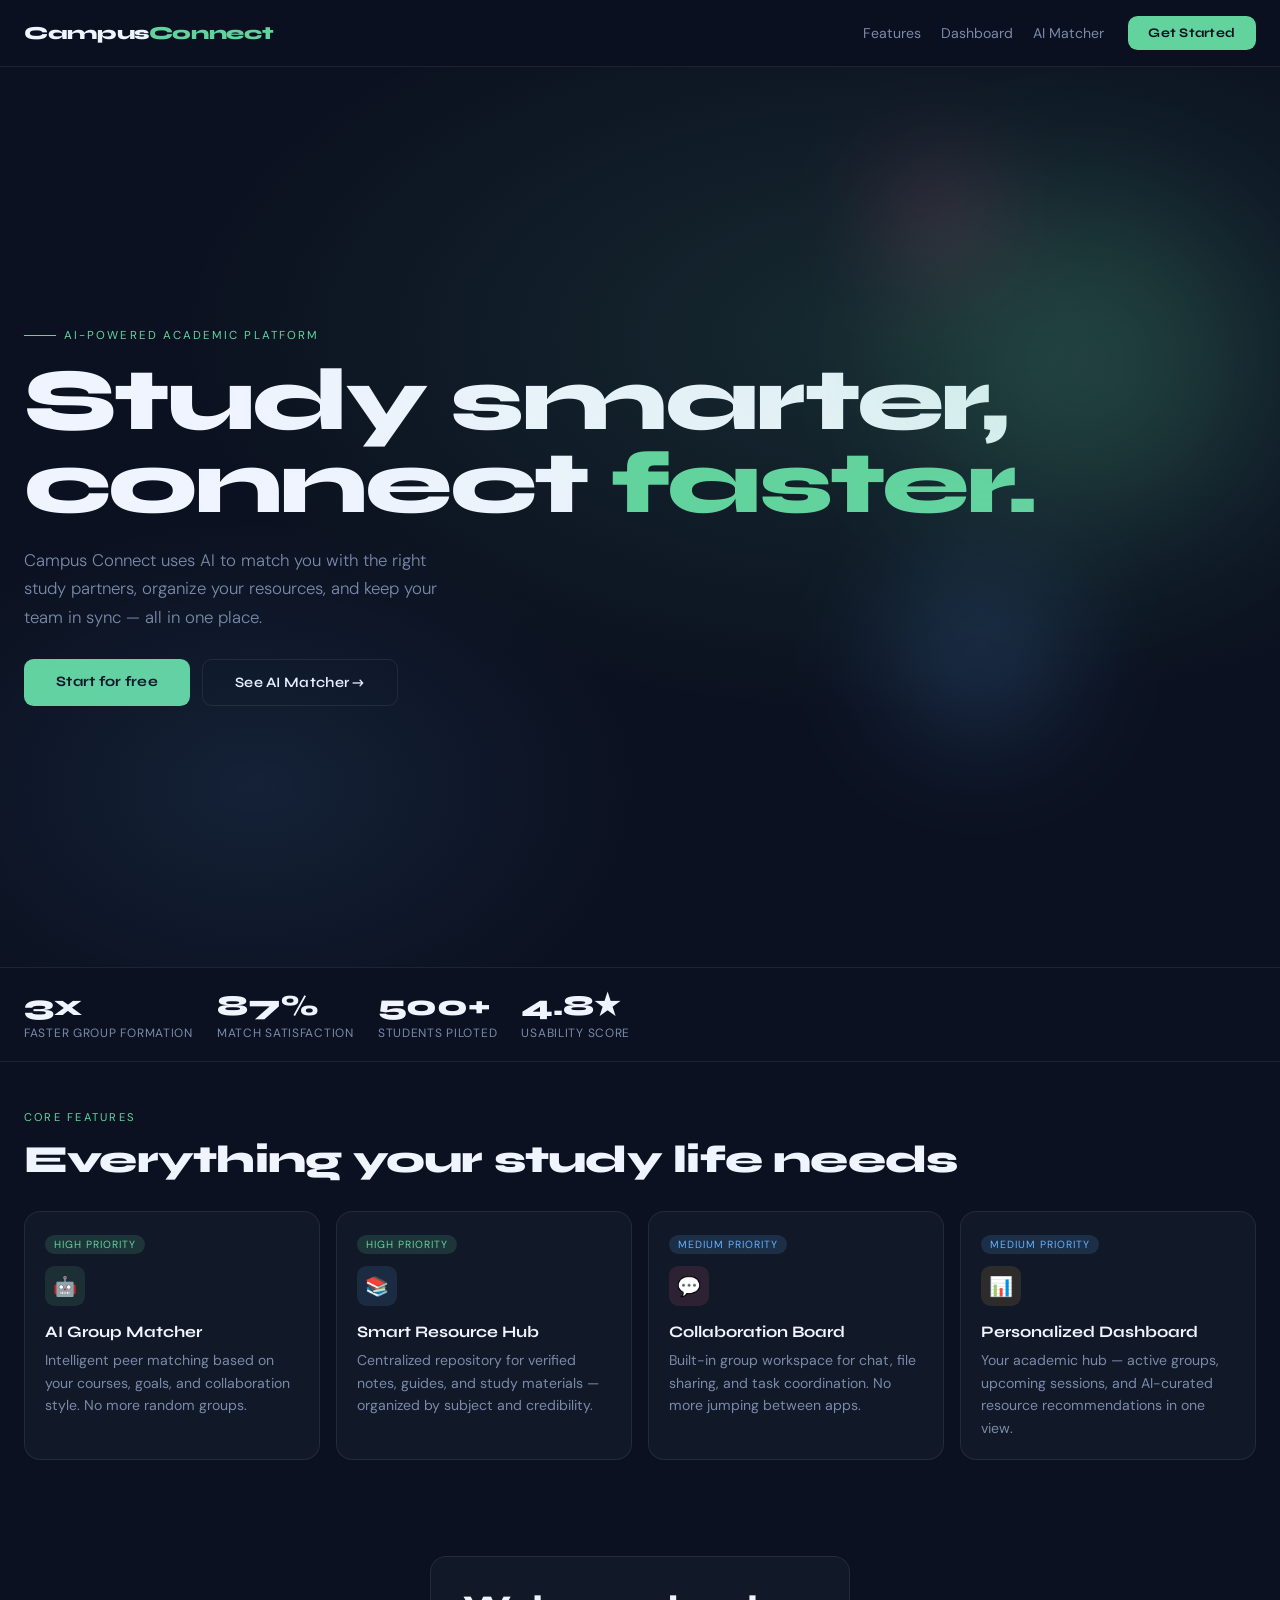
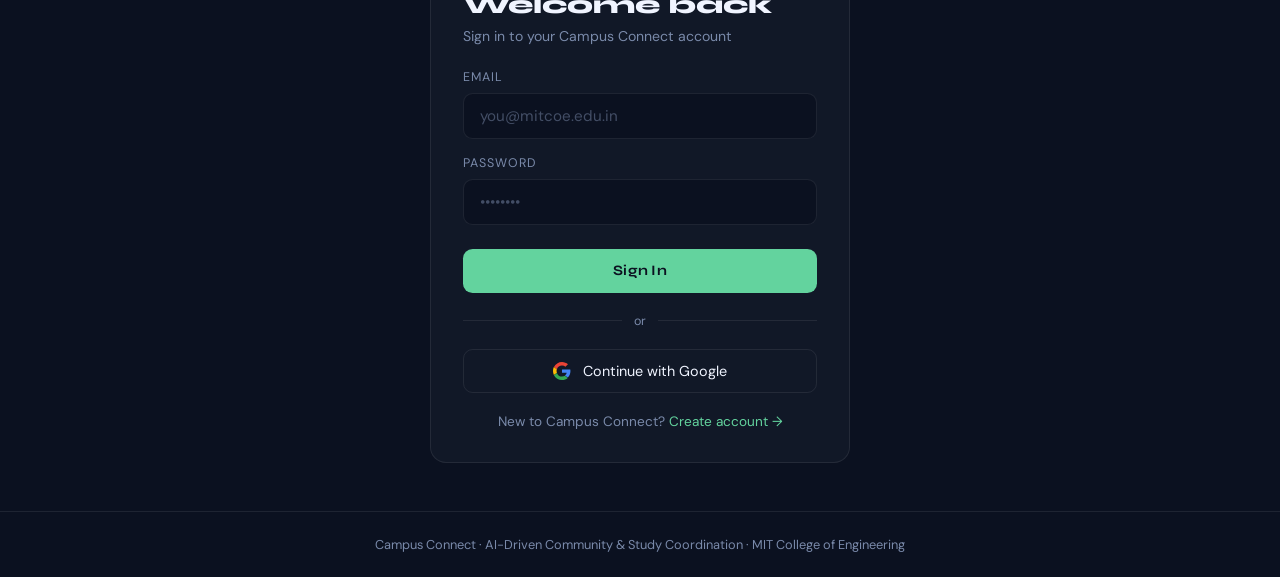
<file: index.html>
<!DOCTYPE html>
<html lang="en">
<head>
  <meta charset="UTF-8" />
  <meta name="viewport" content="width=device-width, initial-scale=1.0"/>
  <title>Campus Connect — AI Study Coordination</title>
  <link rel="preconnect" href="https://fonts.googleapis.com">
  <link href="https://fonts.googleapis.com/css2?family=Syne:wght@400;600;700;800&family=DM+Sans:ital,wght@0,300;0,400;0,500;1,300&display=swap" rel="stylesheet">
  <link rel="stylesheet" href="css/main.css">
  <style>
    /* ── PAGE-SPECIFIC: Landing ── */
    .hero { min-height: 100svh; display: flex; flex-direction: column; justify-content: center; padding: 0 var(--sp-6); position: relative; overflow: hidden; }
    .hero::before { content:''; position:absolute; inset:0; background: radial-gradient(ellipse 80% 60% at 70% 30%, rgba(99,211,158,0.13) 0%, transparent 70%), radial-gradient(ellipse 50% 50% at 20% 80%, rgba(99,178,255,0.10) 0%, transparent 60%); pointer-events:none; }
    .hero-label { font-family: var(--font-body); font-size: .72rem; letter-spacing:.18em; text-transform:uppercase; color: var(--accent); margin-bottom: var(--sp-4); display:flex; align-items:center; gap:.5rem; }
    .hero-label::before { content:''; width:2rem; height:1px; background:var(--accent); }
    .hero h1 { font-family: var(--font-display); font-size: clamp(2.8rem,9vw,5.5rem); font-weight:800; line-height:.95; letter-spacing:-.03em; color:var(--text-primary); margin-bottom: var(--sp-5); }
    .hero h1 span { color: var(--accent); }
    .hero p { font-family:var(--font-body); font-size:1.05rem; font-weight:300; color:var(--text-muted); max-width:28rem; line-height:1.7; margin-bottom: var(--sp-7); }
    .hero-cta { display:flex; gap: var(--sp-3); flex-wrap:wrap; }
    .btn-primary { background:var(--accent); color:#0b1120; font-family:var(--font-display); font-weight:700; font-size:.9rem; padding:.85rem 2rem; border:none; border-radius:var(--radius); cursor:pointer; letter-spacing:.02em; transition: transform .2s, box-shadow .2s; text-decoration:none; display:inline-block; }
    .btn-primary:hover { transform:translateY(-2px); box-shadow:0 8px 24px rgba(99,211,158,.35); }
    .btn-ghost { background:transparent; color:var(--text-primary); font-family:var(--font-display); font-weight:600; font-size:.9rem; padding:.85rem 2rem; border:1px solid var(--border); border-radius:var(--radius); cursor:pointer; letter-spacing:.02em; transition: border-color .2s, color .2s; text-decoration:none; display:inline-block; }
    .btn-ghost:hover { border-color: var(--accent); color: var(--accent); }

    /* floating nodes decoration */
    .nodes { position:absolute; top:0; right:0; width:55%; height:100%; pointer-events:none; }
    .node { position:absolute; border-radius:50%; opacity:.18; }
    .node-1 { width:320px; height:320px; background:var(--accent); top:15%; right:5%; filter:blur(80px); }
    .node-2 { width:180px; height:180px; background:#63b2ff; top:55%; right:30%; filter:blur(60px); }
    .node-3 { width:120px; height:120px; background:#f06292; top:10%; right:40%; filter:blur(50px); }

    /* stats strip */
    .stats-strip { display:flex; gap:var(--sp-6); padding: var(--sp-5) var(--sp-6); border-top:1px solid var(--border); border-bottom:1px solid var(--border); overflow-x:auto; }
    .stat { flex-shrink:0; }
    .stat-num { font-family:var(--font-display); font-size:1.8rem; font-weight:800; color:var(--text-primary); }
    .stat-label { font-family:var(--font-body); font-size:.75rem; color:var(--text-muted); letter-spacing:.06em; text-transform:uppercase; margin-top:.15rem; }

    /* features section */
    .section { padding: var(--sp-10) var(--sp-6); }
    .section-tag { font-family:var(--font-body); font-size:.7rem; letter-spacing:.2em; text-transform:uppercase; color:var(--accent); margin-bottom:var(--sp-3); }
    .section-title { font-family:var(--font-display); font-size:clamp(1.6rem,4vw,2.4rem); font-weight:800; color:var(--text-primary); margin-bottom:var(--sp-7); letter-spacing:-.02em; }
    .features-grid { display:grid; grid-template-columns: repeat(auto-fit, minmax(260px,1fr)); gap:var(--sp-4); }
    .feature-card { background:var(--surface); border:1px solid var(--border); border-radius:var(--radius-lg); padding:var(--sp-5); transition: border-color .25s, transform .25s; }
    .feature-card:hover { border-color:var(--accent); transform:translateY(-3px); }
    .feature-icon { width:2.5rem; height:2.5rem; border-radius:.6rem; display:flex; align-items:center; justify-content:center; font-size:1.2rem; margin-bottom:var(--sp-4); }
    .feature-icon.green { background:rgba(99,211,158,.12); }
    .feature-icon.blue { background:rgba(99,178,255,.12); }
    .feature-icon.pink { background:rgba(240,98,146,.12); }
    .feature-icon.orange { background:rgba(255,183,77,.12); }
    .feature-card h3 { font-family:var(--font-display); font-size:1rem; font-weight:700; color:var(--text-primary); margin-bottom:var(--sp-2); }
    .feature-card p { font-family:var(--font-body); font-size:.88rem; color:var(--text-muted); line-height:1.6; }
    .feature-badge { display:inline-block; font-size:.65rem; font-family:var(--font-body); letter-spacing:.1em; text-transform:uppercase; padding:.2rem .55rem; border-radius:99px; margin-bottom:var(--sp-3); }
    .badge-high { background:rgba(99,211,158,.15); color:var(--accent); }
    .badge-medium { background:rgba(99,178,255,.15); color:#63b2ff; }

    /* login section */
    .login-section { padding: var(--sp-10) var(--sp-6); display:flex; justify-content:center; }
    .login-card { background:var(--surface); border:1px solid var(--border); border-radius:var(--radius-lg); padding:var(--sp-8); width:100%; max-width:420px; }
    .login-card h2 { font-family:var(--font-display); font-size:1.6rem; font-weight:800; color:var(--text-primary); margin-bottom:.4rem; }
    .login-card .sub { font-family:var(--font-body); font-size:.88rem; color:var(--text-muted); margin-bottom:var(--sp-6); }
    .form-group { margin-bottom:var(--sp-4); }
    .form-group label { display:block; font-family:var(--font-body); font-size:.78rem; letter-spacing:.08em; text-transform:uppercase; color:var(--text-muted); margin-bottom:var(--sp-2); }
    .form-group input { width:100%; background:var(--bg); border:1px solid var(--border); border-radius:var(--radius); padding:.75rem 1rem; color:var(--text-primary); font-family:var(--font-body); font-size:.95rem; outline:none; transition:border-color .2s; box-sizing:border-box; }
    .form-group input:focus { border-color:var(--accent); }
    .form-group input::placeholder { color:var(--text-muted); opacity:.5; }
    .login-btn { width:100%; margin-top:var(--sp-2); }
    .divider { display:flex; align-items:center; gap:var(--sp-3); margin: var(--sp-5) 0; }
    .divider span { font-family:var(--font-body); font-size:.78rem; color:var(--text-muted); }
    .divider::before,.divider::after { content:''; flex:1; height:1px; background:var(--border); }
    .google-btn { width:100%; background:transparent; border:1px solid var(--border); border-radius:var(--radius); padding:.75rem; display:flex; align-items:center; justify-content:center; gap:.75rem; cursor:pointer; font-family:var(--font-body); font-size:.9rem; color:var(--text-primary); transition:border-color .2s; }
    .google-btn:hover { border-color:var(--accent); }
    .switch-link { text-align:center; margin-top:var(--sp-5); font-family:var(--font-body); font-size:.85rem; color:var(--text-muted); }
    .switch-link a { color:var(--accent); text-decoration:none; }
  </style>
</head>
<body>
  <nav class="nav">
    <div class="nav-brand">Campus<span>Connect</span></div>
    <div class="nav-links">
      <a href="#features">Features</a>
      <a href="pages/dashboard.html">Dashboard</a>
      <a href="pages/matcher.html">AI Matcher</a>
    </div>
    <a href="#login" class="btn-primary" style="padding:.55rem 1.3rem;font-size:.82rem;">Get Started</a>
  </nav>

  <main>
    <section class="hero">
      <div class="nodes">
        <div class="node node-1"></div>
        <div class="node node-2"></div>
        <div class="node node-3"></div>
      </div>
      <div class="hero-label">AI-Powered Academic Platform</div>
      <h1>Study smarter,<br>connect <span>faster.</span></h1>
      <p>Campus Connect uses AI to match you with the right study partners, organize your resources, and keep your team in sync — all in one place.</p>
      <div class="hero-cta">
        <a href="#login" class="btn-primary">Start for free</a>
        <a href="pages/matcher.html" class="btn-ghost">See AI Matcher →</a>
      </div>
    </section>

    <div class="stats-strip">
      <div class="stat"><div class="stat-num">3x</div><div class="stat-label">Faster Group Formation</div></div>
      <div class="stat"><div class="stat-num">87%</div><div class="stat-label">Match Satisfaction</div></div>
      <div class="stat"><div class="stat-num">500+</div><div class="stat-label">Students Piloted</div></div>
      <div class="stat"><div class="stat-num">4.8★</div><div class="stat-label">Usability Score</div></div>
    </div>

    <section class="section" id="features">
      <div class="section-tag">Core Features</div>
      <div class="section-title">Everything your study life needs</div>
      <div class="features-grid">
        <div class="feature-card">
          <span class="feature-badge badge-high">High Priority</span>
          <div class="feature-icon green">🤖</div>
          <h3>AI Group Matcher</h3>
          <p>Intelligent peer matching based on your courses, goals, and collaboration style. No more random groups.</p>
        </div>
        <div class="feature-card">
          <span class="feature-badge badge-high">High Priority</span>
          <div class="feature-icon blue">📚</div>
          <h3>Smart Resource Hub</h3>
          <p>Centralized repository for verified notes, guides, and study materials — organized by subject and credibility.</p>
        </div>
        <div class="feature-card">
          <span class="feature-badge badge-medium">Medium Priority</span>
          <div class="feature-icon pink">💬</div>
          <h3>Collaboration Board</h3>
          <p>Built-in group workspace for chat, file sharing, and task coordination. No more jumping between apps.</p>
        </div>
        <div class="feature-card">
          <span class="feature-badge badge-medium">Medium Priority</span>
          <div class="feature-icon orange">📊</div>
          <h3>Personalized Dashboard</h3>
          <p>Your academic hub — active groups, upcoming sessions, and AI-curated resource recommendations in one view.</p>
        </div>
      </div>
    </section>

    <section class="login-section" id="login">
      <div class="login-card">
        <h2>Welcome back</h2>
        <p class="sub">Sign in to your Campus Connect account</p>
        <div class="form-group">
          <label>Email</label>
          <input type="email" placeholder="you@mitcoe.edu.in" id="emailInput">
        </div>
        <div class="form-group">
          <label>Password</label>
          <input type="password" placeholder="••••••••" id="passInput">
        </div>
        <button class="btn-primary login-btn" onclick="handleLogin()">Sign In</button>
        <div class="divider"><span>or</span></div>
        <button class="google-btn">
          <svg width="18" height="18" viewBox="0 0 48 48"><path fill="#EA4335" d="M24 9.5c3.5 0 6.6 1.2 9.1 3.2l6.8-6.8C35.8 2.5 30.2 0 24 0 14.6 0 6.6 5.4 2.6 13.3l7.9 6.1C12.4 13 17.7 9.5 24 9.5z"/><path fill="#4285F4" d="M46.5 24.5c0-1.6-.1-3.1-.4-4.5H24v8.5h12.7c-.6 3-2.3 5.5-4.8 7.2l7.5 5.8c4.4-4.1 7.1-10.1 7.1-17z"/><path fill="#FBBC05" d="M10.5 28.6A14.6 14.6 0 0 1 9.5 24c0-1.6.3-3.1.7-4.6L2.3 13.3A23.9 23.9 0 0 0 0 24c0 3.8.9 7.4 2.4 10.6l8.1-6z"/><path fill="#34A853" d="M24 48c6.2 0 11.4-2 15.2-5.5l-7.5-5.8c-2 1.4-4.6 2.2-7.7 2.2-6.3 0-11.6-4.2-13.5-9.9l-8 6.1C6.5 42.5 14.6 48 24 48z"/></svg>
          Continue with Google
        </button>
        <div class="switch-link">New to Campus Connect? <a href="pages/onboarding.html">Create account →</a></div>
      </div>
    </section>
  </main>

  <footer style="padding:var(--sp-6);border-top:1px solid var(--border);text-align:center;">
    <p style="font-family:var(--font-body);font-size:.8rem;color:var(--text-muted);">Campus Connect · AI-Driven Community & Study Coordination · MIT College of Engineering</p>
  </footer>

  <script>
    function handleLogin() {
      const email = document.getElementById('emailInput').value;
      const pass = document.getElementById('passInput').value;
      if (!email || !pass) { alert('Please enter your email and password.'); return; }
      window.location.href = 'pages/dashboard.html';
    }
  </script>
</body>
</html>
</file>
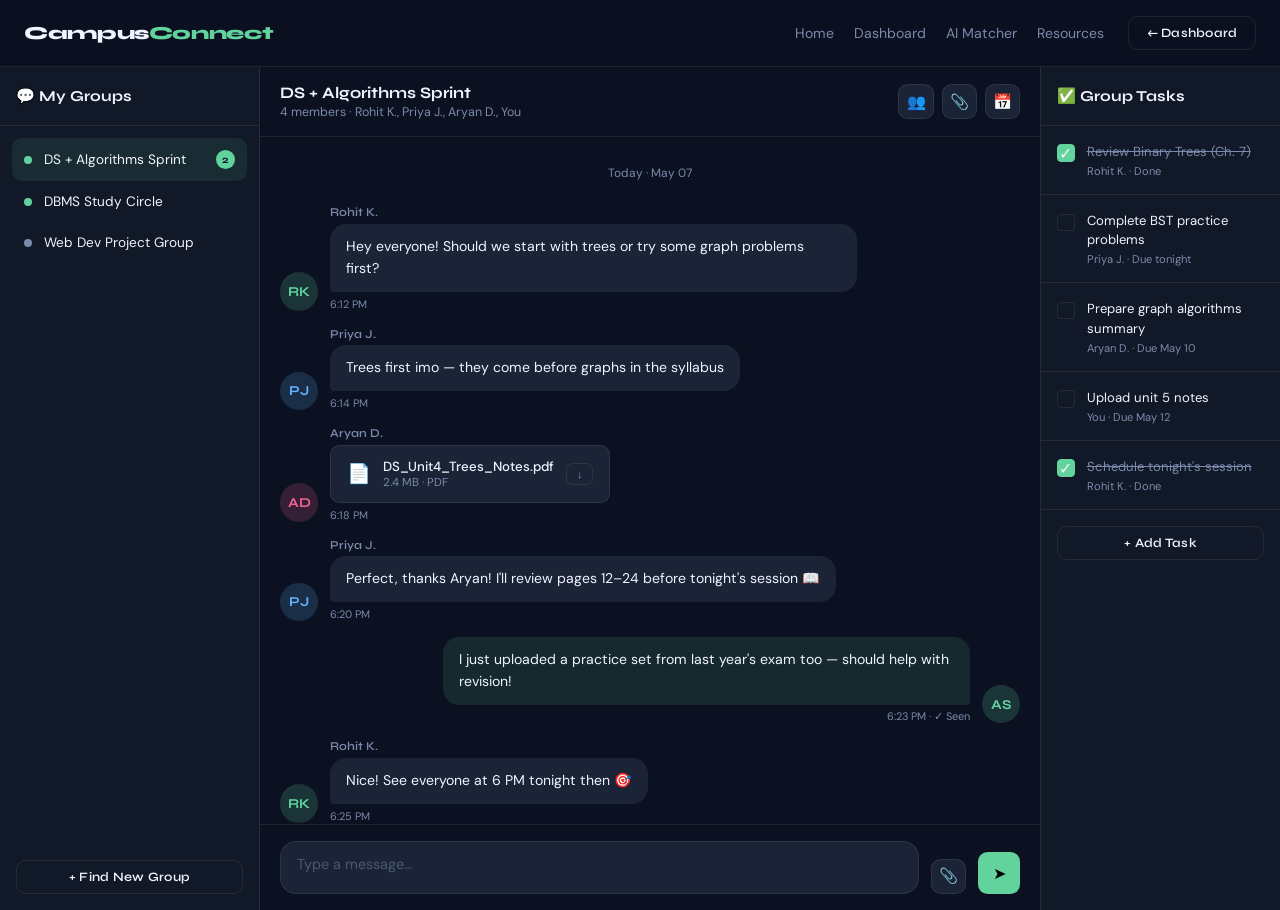
<file: pages/collab.html>
<!DOCTYPE html>
<html lang="en">
<head>
  <meta charset="UTF-8"/>
  <meta name="viewport" content="width=device-width, initial-scale=1.0"/>
  <title>Campus Connect — Collaboration Board</title>
  <link href="https://fonts.googleapis.com/css2?family=Syne:wght@400;600;700;800&family=DM+Sans:ital,wght@0,300;0,400;0,500;1,300&display=swap" rel="stylesheet">
  <link rel="stylesheet" href="../css/main.css">
  <style>
    .collab-layout { display:flex; height:calc(100vh - 57px); overflow:hidden; }
    .groups-panel { width:260px; flex-shrink:0; border-right:1px solid var(--border); background:var(--surface); display:flex; flex-direction:column; }
    .groups-panel-head { padding:var(--sp-5) var(--sp-4); border-bottom:1px solid var(--border); }
    .groups-panel-head h2 { font-family:var(--font-display); font-size:.95rem; font-weight:700; color:var(--text-primary); }
    .groups-list { flex:1; overflow-y:auto; padding:var(--sp-3); }
    .group-row { display:flex; align-items:center; gap:var(--sp-3); padding:var(--sp-3); border-radius:var(--radius); cursor:pointer; transition:background .2s; }
    .group-row:hover { background:var(--surface-2); }
    .group-row.active { background:rgba(99,211,158,.1); }
    .group-dot { width:.5rem; height:.5rem; border-radius:50%; background:var(--accent); flex-shrink:0; }
    .group-dot.idle { background:var(--text-muted); }
    .group-row-name { font-family:var(--font-body); font-size:.85rem; color:var(--text-primary); flex:1; }
    .group-unread { background:var(--accent); color:#0b1120; font-size:.65rem; font-family:var(--font-display); font-weight:700; border-radius:99px; width:1.2rem; height:1.2rem; display:flex; align-items:center; justify-content:center; flex-shrink:0; }

    /* Chat area */
    .chat-area { flex:1; display:flex; flex-direction:column; overflow:hidden; }
    .chat-header { padding:var(--sp-4) var(--sp-5); border-bottom:1px solid var(--border); display:flex; align-items:center; gap:var(--sp-4); }
    .chat-header h2 { font-family:var(--font-display); font-size:1rem; font-weight:700; color:var(--text-primary); }
    .chat-header .members { font-family:var(--font-body); font-size:.78rem; color:var(--text-muted); margin-top:.15rem; }
    .chat-header-actions { margin-left:auto; display:flex; gap:var(--sp-2); }
    .icon-btn { width:2.2rem; height:2.2rem; border-radius:var(--radius); background:var(--surface-2); border:1px solid var(--border); cursor:pointer; display:flex; align-items:center; justify-content:center; font-size:.95rem; transition:border-color .2s; }
    .icon-btn:hover { border-color:var(--accent); }

    .messages { flex:1; overflow-y:auto; padding:var(--sp-5); display:flex; flex-direction:column; gap:var(--sp-4); }
    .msg { display:flex; gap:var(--sp-3); align-items:flex-end; max-width:78%; }
    .msg.mine { align-self:flex-end; flex-direction:row-reverse; }
    .msg-bubble { background:var(--surface-2); border-radius:var(--radius-lg) var(--radius-lg) var(--radius-lg) .25rem; padding:var(--sp-3) var(--sp-4); font-family:var(--font-body); font-size:.88rem; color:var(--text-primary); line-height:1.55; }
    .msg.mine .msg-bubble { background:rgba(99,211,158,.12); border-radius:var(--radius-lg) var(--radius-lg) .25rem var(--radius-lg); }
    .msg-meta { font-family:var(--font-body); font-size:.68rem; color:var(--text-muted); margin-top:.3rem; white-space:nowrap; }
    .msg.mine .msg-meta { text-align:right; }

    /* File attachment bubble */
    .file-bubble { display:flex; align-items:center; gap:var(--sp-3); padding:var(--sp-3) var(--sp-4); background:var(--surface-2); border:1px solid var(--border); border-radius:var(--radius); font-size:.83rem; font-family:var(--font-body); color:var(--text-primary); }
    .file-bubble .file-icon { font-size:1.2rem; flex-shrink:0; }
    .file-bubble .file-name { font-weight:500; }
    .file-bubble .file-size { font-size:.72rem; color:var(--text-muted); }

    /* Input row */
    .chat-input-row { padding:var(--sp-4) var(--sp-5); border-top:1px solid var(--border); display:flex; gap:var(--sp-3); align-items:flex-end; }
    .chat-input-wrap { flex:1; background:var(--surface-2); border:1px solid var(--border); border-radius:var(--radius-lg); padding:var(--sp-3) var(--sp-4); transition:border-color .2s; }
    .chat-input-wrap:focus-within { border-color:var(--accent); }
    .chat-input-wrap textarea { width:100%; background:transparent; border:none; outline:none; color:var(--text-primary); font-family:var(--font-body); font-size:.9rem; resize:none; min-height:1.4rem; max-height:6rem; line-height:1.5; }
    .chat-input-wrap textarea::placeholder { color:var(--text-muted); opacity:.5; }
    .send-btn { width:2.6rem; height:2.6rem; border-radius:var(--radius); background:var(--accent); border:none; cursor:pointer; display:flex; align-items:center; justify-content:center; font-size:1rem; transition:transform .2s; flex-shrink:0; }
    .send-btn:hover { transform:scale(1.08); }

    /* Tasks panel */
    .tasks-panel { width:240px; flex-shrink:0; border-left:1px solid var(--border); background:var(--surface); display:flex; flex-direction:column; overflow-y:auto; }
    .tasks-panel-head { padding:var(--sp-5) var(--sp-4); border-bottom:1px solid var(--border); }
    .tasks-panel-head h2 { font-family:var(--font-display); font-size:.95rem; font-weight:700; color:var(--text-primary); }
    .task-item { display:flex; align-items:flex-start; gap:var(--sp-3); padding:var(--sp-4); border-bottom:1px solid var(--border); }
    .task-check { width:1.1rem; height:1.1rem; border-radius:.25rem; border:1.5px solid var(--border); cursor:pointer; flex-shrink:0; margin-top:.15rem; display:flex; align-items:center; justify-content:center; transition:all .2s; }
    .task-check.done { background:var(--accent); border-color:var(--accent); }
    .task-text { font-family:var(--font-body); font-size:.82rem; color:var(--text-primary); line-height:1.45; }
    .task-text.done { text-decoration:line-through; color:var(--text-muted); }
    .task-assignee { font-size:.7rem; color:var(--text-muted); margin-top:.2rem; }
    @media(max-width:900px){ .tasks-panel { display:none; } }
    @media(max-width:600px){ .groups-panel { display:none; } }
  </style>
</head>
<body>
  <nav class="nav">
    <div class="nav-brand">Campus<span>Connect</span></div>
    <div class="nav-links">
      <a href="../index.html">Home</a>
      <a href="dashboard.html">Dashboard</a>
      <a href="matcher.html">AI Matcher</a>
      <a href="resources.html">Resources</a>
    </div>
    <a href="dashboard.html" class="btn-ghost btn-sm">← Dashboard</a>
  </nav>

  <div class="collab-layout">
    <!-- Groups list -->
    <div class="groups-panel">
      <div class="groups-panel-head">
        <h2>💬 My Groups</h2>
      </div>
      <div class="groups-list">
        <div class="group-row active" onclick="switchGroup(this,'DS + Algorithms Sprint','4 members','#chat-ds')">
          <div class="group-dot"></div>
          <span class="group-row-name">DS + Algorithms Sprint</span>
          <span class="group-unread">2</span>
        </div>
        <div class="group-row" onclick="switchGroup(this,'DBMS Study Circle','3 members','#chat-dbms')">
          <div class="group-dot"></div>
          <span class="group-row-name">DBMS Study Circle</span>
        </div>
        <div class="group-row" onclick="switchGroup(this,'Web Dev Project Group','5 members','#chat-web')">
          <div class="group-dot idle"></div>
          <span class="group-row-name">Web Dev Project Group</span>
        </div>
      </div>
      <div style="padding:var(--sp-4);">
        <a href="matcher.html" class="btn-ghost btn-sm" style="width:100%;text-align:center;display:block;box-sizing:border-box;">+ Find New Group</a>
      </div>
    </div>

    <!-- Chat -->
    <div class="chat-area">
      <div class="chat-header">
        <div>
          <h2 id="chatGroupName">DS + Algorithms Sprint</h2>
          <div class="members" id="chatMembers">4 members · Rohit K., Priya J., Aryan D., You</div>
        </div>
        <div class="chat-header-actions">
          <div class="icon-btn" title="Members" onclick="alert('Member list panel coming soon')">👥</div>
          <div class="icon-btn" title="Attach file" onclick="alert('File upload: link your Google Drive or upload directly')">📎</div>
          <div class="icon-btn" title="Schedule session" onclick="alert('Session scheduler coming soon')">📅</div>
        </div>
      </div>

      <div class="messages" id="messagesArea">
        <div style="text-align:center;font-family:var(--font-body);font-size:.75rem;color:var(--text-muted);padding:var(--sp-2) 0;">Today · May 07</div>

        <div class="msg">
          <div class="avatar avatar-green">RK</div>
          <div>
            <div style="font-family:var(--font-display);font-size:.75rem;font-weight:600;color:var(--text-muted);margin-bottom:.3rem;">Rohit K.</div>
            <div class="msg-bubble">Hey everyone! Should we start with trees or try some graph problems first?</div>
            <div class="msg-meta">6:12 PM</div>
          </div>
        </div>

        <div class="msg">
          <div class="avatar avatar-blue">PJ</div>
          <div>
            <div style="font-family:var(--font-display);font-size:.75rem;font-weight:600;color:var(--text-muted);margin-bottom:.3rem;">Priya J.</div>
            <div class="msg-bubble">Trees first imo — they come before graphs in the syllabus</div>
            <div class="msg-meta">6:14 PM</div>
          </div>
        </div>

        <div class="msg">
          <div class="avatar avatar-pink">AD</div>
          <div>
            <div style="font-family:var(--font-display);font-size:.75rem;font-weight:600;color:var(--text-muted);margin-bottom:.3rem;">Aryan D.</div>
            <div>
              <div class="file-bubble">
                <span class="file-icon">📄</span>
                <div><div class="file-name">DS_Unit4_Trees_Notes.pdf</div><div class="file-size">2.4 MB · PDF</div></div>
                <button style="background:transparent;border:1px solid var(--border);border-radius:.4rem;padding:.25rem .6rem;font-size:.7rem;color:var(--text-muted);cursor:pointer;margin-left:auto;" onclick="alert('Download: DS_Unit4_Trees_Notes.pdf')">↓</button>
              </div>
            </div>
            <div class="msg-meta">6:18 PM</div>
          </div>
        </div>

        <div class="msg">
          <div class="avatar avatar-blue">PJ</div>
          <div>
            <div style="font-family:var(--font-display);font-size:.75rem;font-weight:600;color:var(--text-muted);margin-bottom:.3rem;">Priya J.</div>
            <div class="msg-bubble">Perfect, thanks Aryan! I'll review pages 12–24 before tonight's session 📖</div>
            <div class="msg-meta">6:20 PM</div>
          </div>
        </div>

        <div class="msg mine">
          <div class="avatar avatar-green">AS</div>
          <div>
            <div class="msg-bubble">I just uploaded a practice set from last year's exam too — should help with revision!</div>
            <div class="msg-meta">6:23 PM · ✓ Seen</div>
          </div>
        </div>

        <div class="msg">
          <div class="avatar avatar-green">RK</div>
          <div>
            <div style="font-family:var(--font-display);font-size:.75rem;font-weight:600;color:var(--text-muted);margin-bottom:.3rem;">Rohit K.</div>
            <div class="msg-bubble">Nice! See everyone at 6 PM tonight then 🎯</div>
            <div class="msg-meta">6:25 PM</div>
          </div>
        </div>

        <div id="extraMessages"></div>
      </div>

      <div class="chat-input-row">
        <div class="chat-input-wrap">
          <textarea id="chatInput" placeholder="Type a message…" rows="1" onkeydown="handleKey(event)" oninput="autoResize(this)"></textarea>
        </div>
        <button class="icon-btn" onclick="alert('Attach file')" title="Attach">📎</button>
        <button class="send-btn" onclick="sendMessage()" title="Send">➤</button>
      </div>
    </div>

    <!-- Tasks panel -->
    <div class="tasks-panel">
      <div class="tasks-panel-head"><h2>✅ Group Tasks</h2></div>
      <div id="tasksList">
        <div class="task-item">
          <div class="task-check done" onclick="toggleTask(this)">✓</div>
          <div><div class="task-text done">Review Binary Trees (Ch. 7)</div><div class="task-assignee">Rohit K. · Done</div></div>
        </div>
        <div class="task-item">
          <div class="task-check" onclick="toggleTask(this)"></div>
          <div><div class="task-text">Complete BST practice problems</div><div class="task-assignee">Priya J. · Due tonight</div></div>
        </div>
        <div class="task-item">
          <div class="task-check" onclick="toggleTask(this)"></div>
          <div><div class="task-text">Prepare graph algorithms summary</div><div class="task-assignee">Aryan D. · Due May 10</div></div>
        </div>
        <div class="task-item">
          <div class="task-check" onclick="toggleTask(this)"></div>
          <div><div class="task-text">Upload unit 5 notes</div><div class="task-assignee">You · Due May 12</div></div>
        </div>
        <div class="task-item">
          <div class="task-check done" onclick="toggleTask(this)">✓</div>
          <div><div class="task-text done">Schedule tonight's session</div><div class="task-assignee">Rohit K. · Done</div></div>
        </div>
      </div>
      <div style="padding:var(--sp-4);">
        <button class="btn-ghost btn-sm" style="width:100%;" onclick="addTask()">+ Add Task</button>
      </div>
    </div>
  </div>

  <script>
    function switchGroup(el, name, members) {
      document.querySelectorAll('.group-row').forEach(r=>r.classList.remove('active'));
      el.classList.add('active');
      const unread = el.querySelector('.group-unread');
      if(unread) unread.remove();
      document.getElementById('chatGroupName').textContent = name;
      document.getElementById('chatMembers').textContent = members + ' · (tap to load messages)';
    }

    function sendMessage() {
      const ta = document.getElementById('chatInput');
      const text = ta.value.trim();
      if(!text) return;
      const container = document.getElementById('extraMessages');
      const now = new Date();
      const timeStr = now.getHours()+':'+(now.getMinutes().toString().padStart(2,'0'))+' PM';
      const div = document.createElement('div');
      div.className = 'msg mine';
      div.innerHTML = `
        <div class="avatar avatar-green">AS</div>
        <div>
          <div class="msg-bubble">${text.replace(/</g,'&lt;')}</div>
          <div class="msg-meta">${timeStr} · ✓</div>
        </div>`;
      div.style.animation = 'fadeUp .3s ease both';
      container.appendChild(div);
      ta.value = ''; ta.style.height = 'auto';
      const msgs = document.getElementById('messagesArea');
      msgs.scrollTop = msgs.scrollHeight;
    }

    function handleKey(e) { if(e.key==='Enter' && !e.shiftKey){ e.preventDefault(); sendMessage(); } }
    function autoResize(el) { el.style.height='auto'; el.style.height=el.scrollHeight+'px'; }
    function toggleTask(el) {
      el.classList.toggle('done');
      const textEl = el.nextElementSibling.querySelector('.task-text');
      textEl.classList.toggle('done');
      el.textContent = el.classList.contains('done') ? '✓' : '';
    }
    function addTask() {
      const name = prompt('New task description:');
      if(!name) return;
      const list = document.getElementById('tasksList');
      const div = document.createElement('div');
      div.className = 'task-item';
      div.innerHTML = `<div class="task-check" onclick="toggleTask(this)"></div><div><div class="task-text">${name.replace(/</g,'&lt;')}</div><div class="task-assignee">You · No due date</div></div>`;
      list.appendChild(div);
    }
  </script>
</body>
</html>
</file>
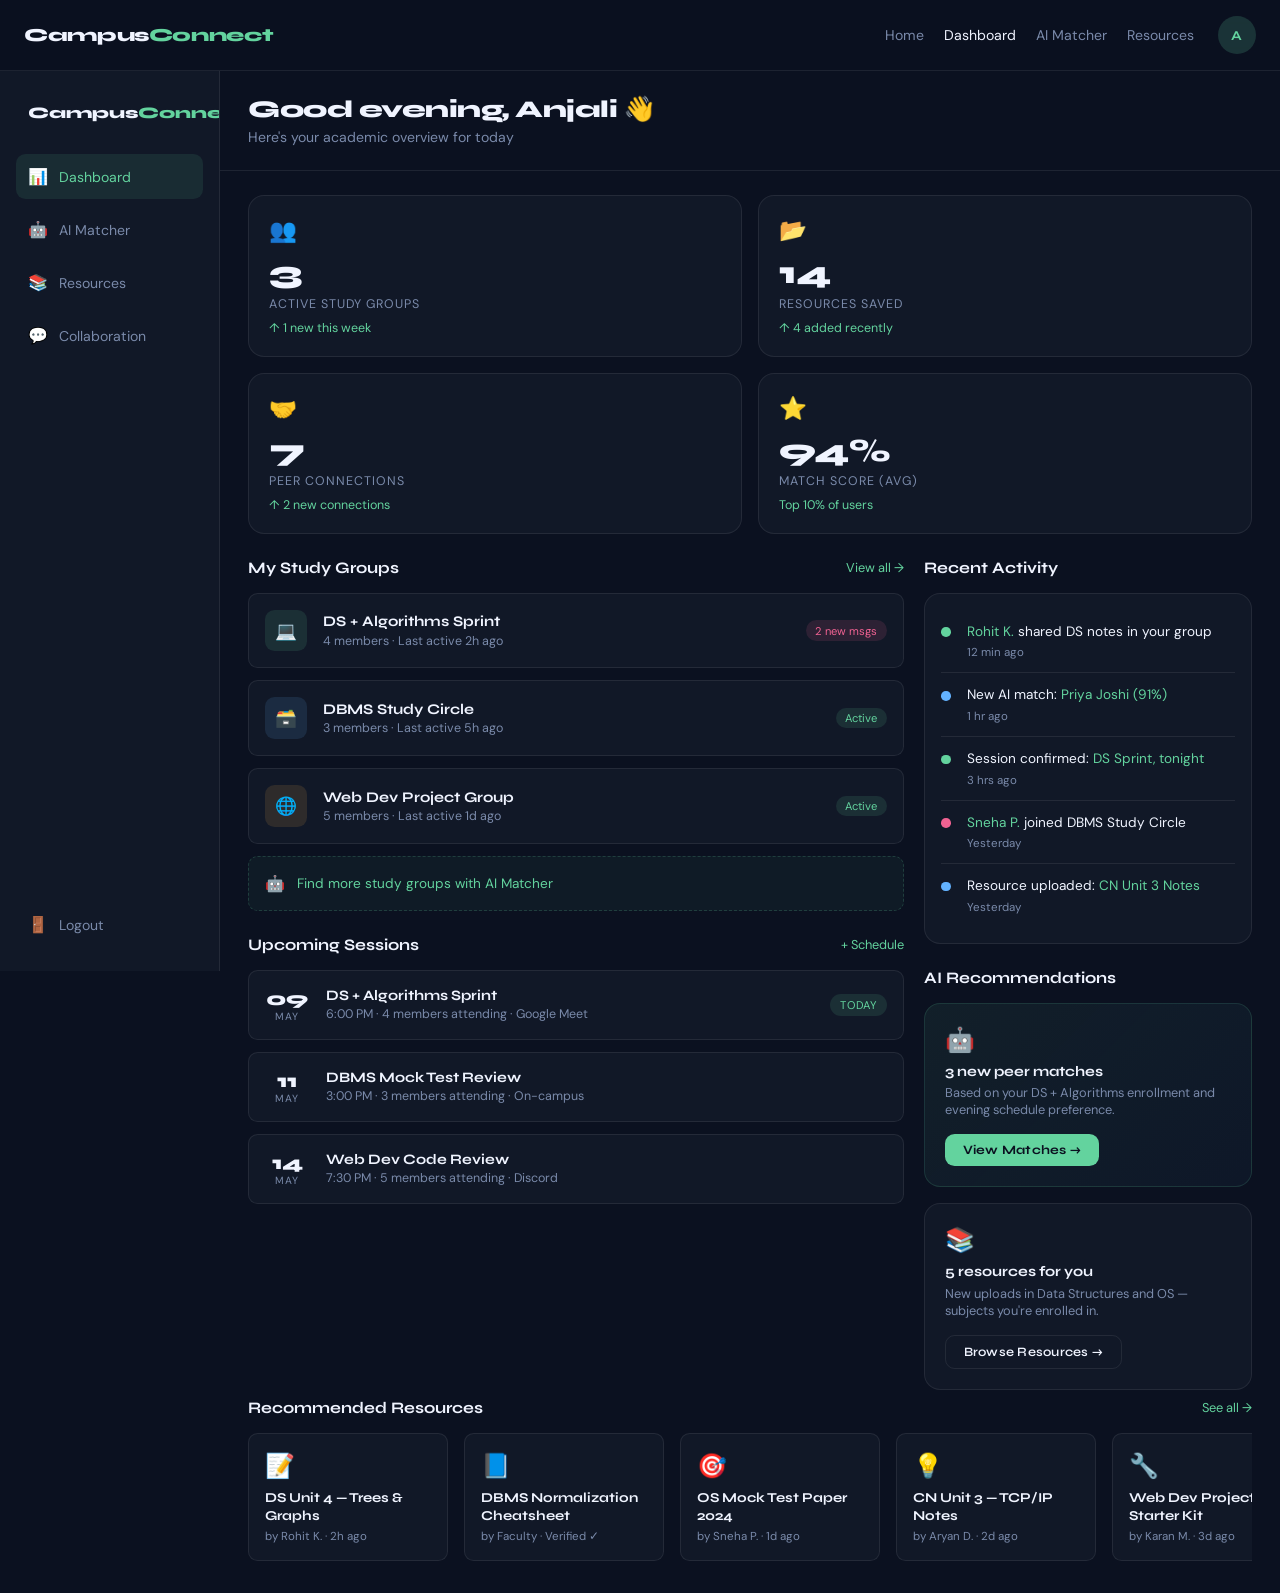
<file: pages/dashboard.html>
<!DOCTYPE html>
<html lang="en">
<head>
  <meta charset="UTF-8"/>
  <meta name="viewport" content="width=device-width, initial-scale=1.0"/>
  <title>Campus Connect — Dashboard</title>
  <link href="https://fonts.googleapis.com/css2?family=Syne:wght@400;600;700;800&family=DM+Sans:ital,wght@0,300;0,400;0,500;1,300&display=swap" rel="stylesheet">
  <link rel="stylesheet" href="../css/main.css">
  <style>
    .dash-grid { display:grid; grid-template-columns: 1fr 1fr; gap:var(--sp-4); margin-bottom:var(--sp-6); }
    @media(max-width:640px){ .dash-grid { grid-template-columns:1fr; } }
    .metric { background:var(--surface); border:1px solid var(--border); border-radius:var(--radius-lg); padding:var(--sp-5); }
    .metric-val { font-family:var(--font-display); font-size:2rem; font-weight:800; color:var(--text-primary); }
    .metric-label { font-family:var(--font-body); font-size:.78rem; text-transform:uppercase; letter-spacing:.08em; color:var(--text-muted); margin-top:.2rem; }
    .metric-delta { font-family:var(--font-body); font-size:.78rem; color:var(--accent); margin-top:.5rem; }

    .section-head { display:flex; align-items:center; justify-content:space-between; margin-bottom:var(--sp-4); }
    .section-head h2 { font-family:var(--font-display); font-size:1rem; font-weight:700; color:var(--text-primary); }
    .see-all { font-family:var(--font-body); font-size:.8rem; color:var(--accent); text-decoration:none; }

    /* groups list */
    .group-item { display:flex; align-items:center; gap:var(--sp-4); padding:var(--sp-4); background:var(--surface); border:1px solid var(--border); border-radius:var(--radius); margin-bottom:var(--sp-3); transition:border-color .2s; cursor:pointer; }
    .group-item:hover { border-color:var(--border-hover); }
    .group-icon { width:2.6rem; height:2.6rem; border-radius:.6rem; display:flex; align-items:center; justify-content:center; font-size:1.1rem; flex-shrink:0; }
    .group-name { font-family:var(--font-display); font-weight:700; font-size:.92rem; color:var(--text-primary); }
    .group-sub { font-family:var(--font-body); font-size:.78rem; color:var(--text-muted); margin-top:.15rem; }
    .group-badge { margin-left:auto; font-size:.7rem; background:rgba(99,211,158,.12); color:var(--accent); border-radius:99px; padding:.2rem .6rem; font-family:var(--font-body); flex-shrink:0; }
    .group-badge.new { background:rgba(240,98,146,.12); color:var(--pink); }

    /* activity feed */
    .activity-item { display:flex; gap:var(--sp-4); padding:var(--sp-3) 0; border-bottom:1px solid var(--border); }
    .activity-item:last-child { border-bottom:none; }
    .activity-dot { width:.6rem; height:.6rem; border-radius:50%; flex-shrink:0; margin-top:.35rem; }
    .activity-dot.green { background:var(--accent); }
    .activity-dot.blue { background:var(--blue); }
    .activity-dot.pink { background:var(--pink); }
    .activity-text { font-family:var(--font-body); font-size:.85rem; color:var(--text-primary); line-height:1.5; }
    .activity-text span { color:var(--accent); }
    .activity-time { font-family:var(--font-body); font-size:.72rem; color:var(--text-muted); margin-top:.2rem; }

    /* upcoming sessions */
    .session-card { background:var(--surface); border:1px solid var(--border); border-radius:var(--radius); padding:var(--sp-4); margin-bottom:var(--sp-3); display:flex; align-items:center; gap:var(--sp-4); transition:border-color .2s; }
    .session-card:hover { border-color:var(--border-hover); }
    .session-date { text-align:center; flex-shrink:0; width:2.8rem; }
    .session-day { font-family:var(--font-display); font-size:1.2rem; font-weight:800; color:var(--text-primary); }
    .session-month { font-family:var(--font-body); font-size:.65rem; text-transform:uppercase; letter-spacing:.1em; color:var(--text-muted); }
    .session-info { flex:1; }
    .session-title { font-family:var(--font-display); font-weight:700; font-size:.9rem; color:var(--text-primary); }
    .session-meta { font-family:var(--font-body); font-size:.78rem; color:var(--text-muted); margin-top:.15rem; }

    /* recommendation strip */
    .rec-strip { display:flex; gap:var(--sp-4); overflow-x:auto; padding-bottom:var(--sp-2); }
    .rec-card { flex-shrink:0; width:200px; background:var(--surface); border:1px solid var(--border); border-radius:var(--radius); padding:var(--sp-4); transition:border-color .2s; cursor:pointer; }
    .rec-card:hover { border-color:var(--border-hover); }
    .rec-icon { font-size:1.5rem; margin-bottom:var(--sp-2); }
    .rec-title { font-family:var(--font-display); font-weight:700; font-size:.85rem; color:var(--text-primary); margin-bottom:.3rem; line-height:1.3; }
    .rec-by { font-family:var(--font-body); font-size:.72rem; color:var(--text-muted); }

    /* greeting banner */
    .greeting-banner { background:linear-gradient(135deg,rgba(99,211,158,.1),rgba(99,178,255,.06)); border:1px solid rgba(99,211,158,.18); border-radius:var(--radius-xl); padding:var(--sp-6); margin-bottom:var(--sp-6); display:flex; justify-content:space-between; align-items:center; gap:var(--sp-4); }
    .greeting-text h2 { font-family:var(--font-display); font-size:1.3rem; font-weight:800; color:var(--text-primary); margin-bottom:.3rem; }
    .greeting-text p { font-family:var(--font-body); font-size:.88rem; color:var(--text-muted); }
    .two-col { display:grid; grid-template-columns:2fr 1fr; gap:var(--sp-5); }
    @media(max-width:768px){ .two-col { grid-template-columns:1fr; } }
  </style>
</head>
<body>
  <nav class="nav">
    <div class="nav-brand">Campus<span>Connect</span></div>
    <div class="nav-links">
      <a href="../index.html">Home</a>
      <a href="dashboard.html" class="active">Dashboard</a>
      <a href="matcher.html">AI Matcher</a>
      <a href="resources.html">Resources</a>
    </div>
    <div class="avatar avatar-green" style="cursor:pointer;" title="Anjali Sharma" id="userAvatar">AS</div>
  </nav>

  <div class="page-shell">
    <aside class="sidebar">
      <div class="sidebar-brand">Campus<span>Connect</span></div>
      <a href="dashboard.html" class="sidebar-link active"><span class="sidebar-icon">📊</span> Dashboard</a>
      <a href="matcher.html" class="sidebar-link"><span class="sidebar-icon">🤖</span> AI Matcher</a>
      <a href="resources.html" class="sidebar-link"><span class="sidebar-icon">📚</span> Resources</a>
      <a href="collab.html" class="sidebar-link"><span class="sidebar-icon">💬</span> Collaboration</a>
      <div style="margin-top:auto;padding-top:var(--sp-6);">
        <a href="../index.html" class="sidebar-link"><span class="sidebar-icon">🚪</span> Logout</a>
      </div>
    </aside>

    <div class="main-content">
      <div class="page-header">
        <h1 id="greetMsg">Good evening, Anjali 👋</h1>
        <p>Here's your academic overview for today</p>
      </div>

      <div class="page-body">
        <!-- Metrics -->
        <div class="dash-grid fade-up">
          <div class="metric">
            <div style="font-size:1.4rem;margin-bottom:var(--sp-2);">👥</div>
            <div class="metric-val">3</div>
            <div class="metric-label">Active Study Groups</div>
            <div class="metric-delta">↑ 1 new this week</div>
          </div>
          <div class="metric">
            <div style="font-size:1.4rem;margin-bottom:var(--sp-2);">📂</div>
            <div class="metric-val">14</div>
            <div class="metric-label">Resources Saved</div>
            <div class="metric-delta">↑ 4 added recently</div>
          </div>
          <div class="metric">
            <div style="font-size:1.4rem;margin-bottom:var(--sp-2);">🤝</div>
            <div class="metric-val">7</div>
            <div class="metric-label">Peer Connections</div>
            <div class="metric-delta">↑ 2 new connections</div>
          </div>
          <div class="metric">
            <div style="font-size:1.4rem;margin-bottom:var(--sp-2);">⭐</div>
            <div class="metric-val">94%</div>
            <div class="metric-label">Match Score (avg)</div>
            <div class="metric-delta">Top 10% of users</div>
          </div>
        </div>

        <div class="two-col">
          <div>
            <!-- My Groups -->
            <div style="margin-bottom:var(--sp-6);" class="fade-up-2">
              <div class="section-head">
                <h2>My Study Groups</h2>
                <a href="collab.html" class="see-all">View all →</a>
              </div>
              <div class="group-item" onclick="location.href='collab.html'">
                <div class="group-icon" style="background:rgba(99,211,158,.12);">💻</div>
                <div>
                  <div class="group-name">DS + Algorithms Sprint</div>
                  <div class="group-sub">4 members · Last active 2h ago</div>
                </div>
                <span class="group-badge new">2 new msgs</span>
              </div>
              <div class="group-item" onclick="location.href='collab.html'">
                <div class="group-icon" style="background:rgba(99,178,255,.12);">🗃️</div>
                <div>
                  <div class="group-name">DBMS Study Circle</div>
                  <div class="group-sub">3 members · Last active 5h ago</div>
                </div>
                <span class="group-badge">Active</span>
              </div>
              <div class="group-item" onclick="location.href='collab.html'">
                <div class="group-icon" style="background:rgba(255,183,77,.12);">🌐</div>
                <div>
                  <div class="group-name">Web Dev Project Group</div>
                  <div class="group-sub">5 members · Last active 1d ago</div>
                </div>
                <span class="group-badge">Active</span>
              </div>
              <a href="matcher.html" style="display:flex;align-items:center;gap:var(--sp-3);padding:var(--sp-4);background:rgba(99,211,158,.05);border:1px dashed rgba(99,211,158,.2);border-radius:var(--radius);text-decoration:none;color:var(--accent);font-family:var(--font-body);font-size:.85rem;transition:background .2s;" onmouseover="this.style.background='rgba(99,211,158,.1)'" onmouseout="this.style.background='rgba(99,211,158,.05)'">
                <span style="font-size:1rem;">🤖</span> Find more study groups with AI Matcher
              </a>
            </div>

            <!-- Upcoming sessions -->
            <div class="fade-up-3">
              <div class="section-head">
                <h2>Upcoming Sessions</h2>
                <a href="#" class="see-all">+ Schedule</a>
              </div>
              <div class="session-card">
                <div class="session-date"><div class="session-day">09</div><div class="session-month">May</div></div>
                <div class="session-info">
                  <div class="session-title">DS + Algorithms Sprint</div>
                  <div class="session-meta">6:00 PM · 4 members attending · Google Meet</div>
                </div>
                <span class="tag tag-green" style="flex-shrink:0;">Today</span>
              </div>
              <div class="session-card">
                <div class="session-date"><div class="session-day">11</div><div class="session-month">May</div></div>
                <div class="session-info">
                  <div class="session-title">DBMS Mock Test Review</div>
                  <div class="session-meta">3:00 PM · 3 members attending · On-campus</div>
                </div>
              </div>
              <div class="session-card">
                <div class="session-date"><div class="session-day">14</div><div class="session-month">May</div></div>
                <div class="session-info">
                  <div class="session-title">Web Dev Code Review</div>
                  <div class="session-meta">7:30 PM · 5 members attending · Discord</div>
                </div>
              </div>
            </div>
          </div>

          <!-- Right column -->
          <div>
            <!-- Activity feed -->
            <div style="margin-bottom:var(--sp-6);" class="fade-up-2">
              <div class="section-head"><h2>Recent Activity</h2></div>
              <div style="background:var(--surface);border:1px solid var(--border);border-radius:var(--radius-lg);padding:var(--sp-4);">
                <div class="activity-item">
                  <div class="activity-dot green"></div>
                  <div><div class="activity-text"><span>Rohit K.</span> shared DS notes in your group</div><div class="activity-time">12 min ago</div></div>
                </div>
                <div class="activity-item">
                  <div class="activity-dot blue"></div>
                  <div><div class="activity-text">New AI match: <span>Priya Joshi (91%)</span></div><div class="activity-time">1 hr ago</div></div>
                </div>
                <div class="activity-item">
                  <div class="activity-dot green"></div>
                  <div><div class="activity-text">Session confirmed: <span>DS Sprint, tonight</span></div><div class="activity-time">3 hrs ago</div></div>
                </div>
                <div class="activity-item">
                  <div class="activity-dot pink"></div>
                  <div><div class="activity-text"><span>Sneha P.</span> joined DBMS Study Circle</div><div class="activity-time">Yesterday</div></div>
                </div>
                <div class="activity-item">
                  <div class="activity-dot blue"></div>
                  <div><div class="activity-text">Resource uploaded: <span>CN Unit 3 Notes</span></div><div class="activity-time">Yesterday</div></div>
                </div>
              </div>
            </div>

            <!-- AI recommendation prompt -->
            <div class="fade-up-3">
              <div class="section-head"><h2>AI Recommendations</h2></div>
              <div style="background:linear-gradient(135deg,rgba(99,211,158,.08),rgba(99,178,255,.04));border:1px solid rgba(99,211,158,.15);border-radius:var(--radius-lg);padding:var(--sp-5);margin-bottom:var(--sp-4);">
                <div style="font-size:1.5rem;margin-bottom:var(--sp-2);">🤖</div>
                <div style="font-family:var(--font-display);font-weight:700;font-size:.9rem;color:var(--text-primary);margin-bottom:.3rem;">3 new peer matches</div>
                <div style="font-family:var(--font-body);font-size:.8rem;color:var(--text-muted);margin-bottom:var(--sp-4);">Based on your DS + Algorithms enrollment and evening schedule preference.</div>
                <a href="matcher.html" class="btn-primary btn-sm" style="font-size:.8rem;">View Matches →</a>
              </div>
              <div style="background:var(--surface);border:1px solid var(--border);border-radius:var(--radius-lg);padding:var(--sp-5);">
                <div style="font-size:1.5rem;margin-bottom:var(--sp-2);">📚</div>
                <div style="font-family:var(--font-display);font-weight:700;font-size:.9rem;color:var(--text-primary);margin-bottom:.3rem;">5 resources for you</div>
                <div style="font-family:var(--font-body);font-size:.8rem;color:var(--text-muted);margin-bottom:var(--sp-4);">New uploads in Data Structures and OS — subjects you're enrolled in.</div>
                <a href="resources.html" class="btn-ghost btn-sm" style="font-size:.8rem;">Browse Resources →</a>
              </div>
            </div>
          </div>
        </div>

        <!-- Recommended Resources Strip -->
        <div class="fade-up-4" style="margin-top:var(--sp-2);">
          <div class="section-head">
            <h2>Recommended Resources</h2>
            <a href="resources.html" class="see-all">See all →</a>
          </div>
          <div class="rec-strip">
            <div class="rec-card"><div class="rec-icon">📝</div><div class="rec-title">DS Unit 4 — Trees & Graphs</div><div class="rec-by">by Rohit K. · 2h ago</div></div>
            <div class="rec-card"><div class="rec-icon">📘</div><div class="rec-title">DBMS Normalization Cheatsheet</div><div class="rec-by">by Faculty · Verified ✓</div></div>
            <div class="rec-card"><div class="rec-icon">🎯</div><div class="rec-title">OS Mock Test Paper 2024</div><div class="rec-by">by Sneha P. · 1d ago</div></div>
            <div class="rec-card"><div class="rec-icon">💡</div><div class="rec-title">CN Unit 3 — TCP/IP Notes</div><div class="rec-by">by Aryan D. · 2d ago</div></div>
            <div class="rec-card"><div class="rec-icon">🔧</div><div class="rec-title">Web Dev Project Starter Kit</div><div class="rec-by">by Karan M. · 3d ago</div></div>
          </div>
        </div>
      </div>
    </div>
  </div>

  <script>
    const name = localStorage.getItem('cc_name') || 'Anjali';
    const h = new Date().getHours();
    const greet = h < 12 ? 'Good morning' : h < 17 ? 'Good afternoon' : 'Good evening';
    document.getElementById('greetMsg').textContent = `${greet}, ${name} 👋`;
    // init avatar initials
    const parts = name.trim().split(' ');
    document.getElementById('userAvatar').textContent = parts.map(p=>p[0]).join('').toUpperCase().slice(0,2);
  </script>
</body>
</html>
</file>
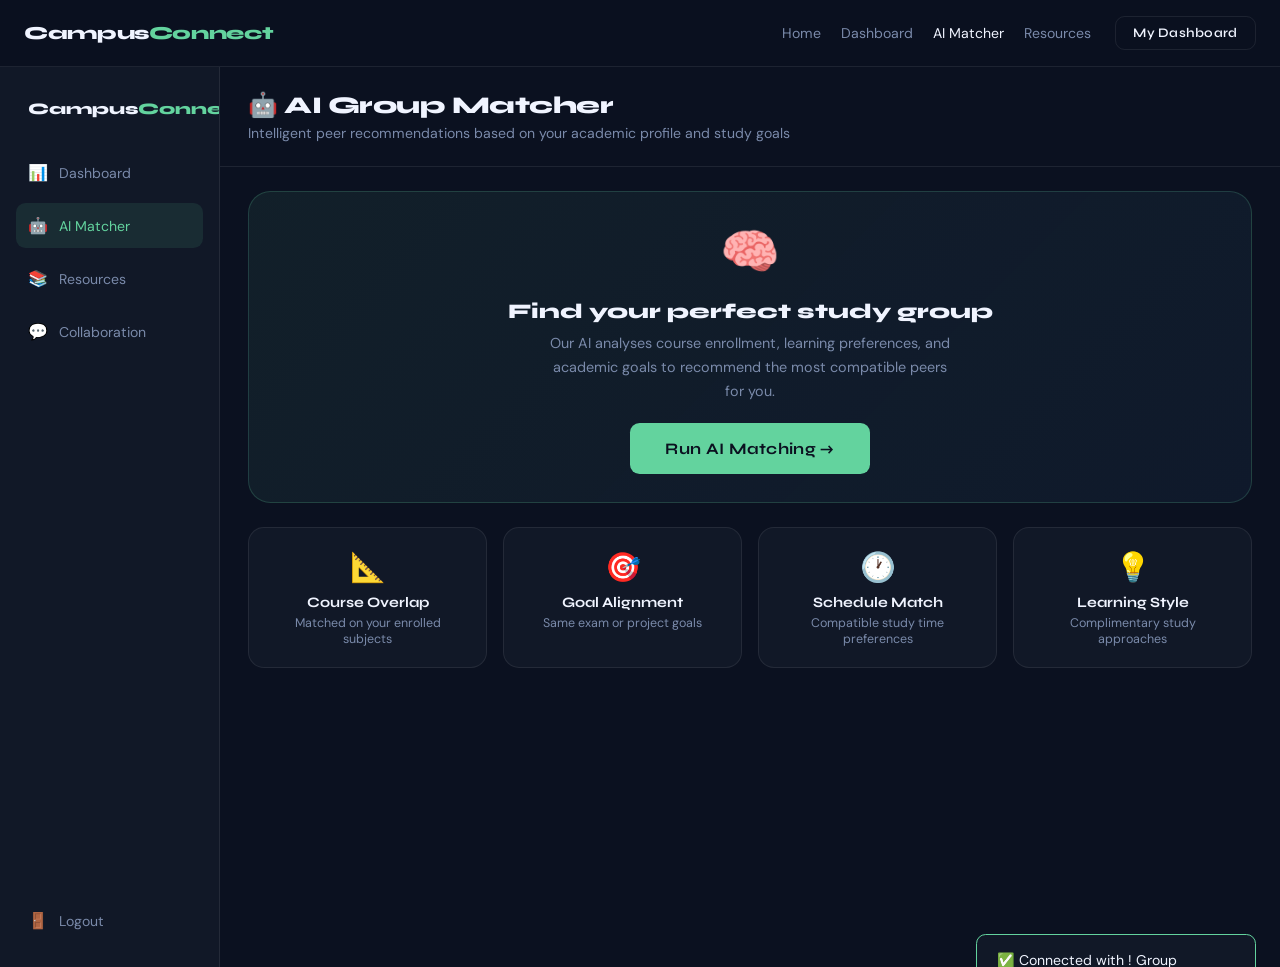
<file: pages/matcher.html>
<!DOCTYPE html>
<html lang="en">
<head>
  <meta charset="UTF-8"/>
  <meta name="viewport" content="width=device-width, initial-scale=1.0"/>
  <title>Campus Connect — AI Group Matcher</title>
  <link href="https://fonts.googleapis.com/css2?family=Syne:wght@400;600;700;800&family=DM+Sans:ital,wght@0,300;0,400;0,500;1,300&display=swap" rel="stylesheet">
  <link rel="stylesheet" href="../css/main.css">
  <style>
    .match-loading { text-align:center; padding:var(--sp-10) var(--sp-6); display:none; }
    .match-loading.active { display:block; }
    .spinner { width:3rem; height:3rem; border:3px solid var(--border); border-top-color:var(--accent); border-radius:50%; animation: spin 1s linear infinite; margin:0 auto var(--sp-5); }
    @keyframes spin { to { transform:rotate(360deg); } }
    .loading-text { font-family:var(--font-display); font-size:1.1rem; color:var(--text-primary); margin-bottom:.5rem; }
    .loading-sub { font-family:var(--font-body); font-size:.85rem; color:var(--text-muted); }

    .results { display:none; }
    .results.active { display:block; }

    .match-card {
      background:var(--surface); border:1px solid var(--border);
      border-radius:var(--radius-lg); padding:var(--sp-5);
      margin-bottom:var(--sp-4); transition:border-color .25s, transform .2s;
      animation: fadeUp .4s ease both;
    }
    .match-card:hover { border-color:var(--border-hover); transform:translateX(3px); }
    .match-card:nth-child(1) { animation-delay:.05s; }
    .match-card:nth-child(2) { animation-delay:.12s; }
    .match-card:nth-child(3) { animation-delay:.19s; }
    .match-card:nth-child(4) { animation-delay:.26s; }
    .match-card:nth-child(5) { animation-delay:.33s; }

    .match-header { display:flex; align-items:center; gap:var(--sp-4); margin-bottom:var(--sp-4); }
    .match-avatar { width:3rem; height:3rem; border-radius:50%; display:flex; align-items:center; justify-content:center; font-family:var(--font-display); font-weight:800; font-size:1rem; flex-shrink:0; }
    .match-info { flex:1; }
    .match-name { font-family:var(--font-display); font-weight:700; font-size:1rem; color:var(--text-primary); }
    .match-meta { font-family:var(--font-body); font-size:.8rem; color:var(--text-muted); margin-top:.15rem; }
    .match-score { text-align:right; }
    .score-num { font-family:var(--font-display); font-weight:800; font-size:1.4rem; color:var(--accent); }
    .score-label { font-family:var(--font-body); font-size:.65rem; text-transform:uppercase; letter-spacing:.08em; color:var(--text-muted); }

    .match-tags { display:flex; flex-wrap:wrap; gap:var(--sp-2); margin-bottom:var(--sp-4); }
    .match-subjects { display:flex; flex-wrap:wrap; gap:var(--sp-2); margin-bottom:var(--sp-4); }
    .subject-chip { padding:.3rem .7rem; background:var(--surface-2); border-radius:.4rem; font-size:.75rem; font-family:var(--font-body); color:var(--text-muted); }

    .match-actions { display:flex; gap:var(--sp-3); }
    .btn-connect { background:var(--accent); color:#0b1120; font-family:var(--font-display); font-weight:700; font-size:.82rem; padding:.55rem 1.3rem; border:none; border-radius:var(--radius); cursor:pointer; transition:transform .2s; }
    .btn-connect:hover { transform:scale(1.04); }
    .btn-connect.connected { background:rgba(99,211,158,.15); color:var(--accent); }
    .btn-skip { background:transparent; color:var(--text-muted); font-family:var(--font-body); font-size:.82rem; padding:.55rem 1rem; border:1px solid var(--border); border-radius:var(--radius); cursor:pointer; transition:all .2s; }
    .btn-skip:hover { border-color:var(--border-hover); color:var(--text-primary); }

    .score-bar { height:4px; border-radius:99px; background:var(--border); margin-bottom:var(--sp-4); overflow:hidden; }
    .score-fill { height:100%; border-radius:99px; background:linear-gradient(90deg,var(--accent),var(--blue)); transition:width 1s ease; }

    /* filter row */
    .filter-row { display:flex; gap:var(--sp-3); flex-wrap:wrap; margin-bottom:var(--sp-6); align-items:center; }
    .filter-chip { padding:.4rem .9rem; border:1px solid var(--border); border-radius:99px; font-size:.8rem; font-family:var(--font-body); color:var(--text-muted); cursor:pointer; transition:all .2s; }
    .filter-chip.active { border-color:var(--accent); color:var(--accent); background:rgba(99,211,158,.08); }
    .filter-chip:hover { border-color:var(--border-hover); }

    /* search bar */
    .search-bar { position:relative; max-width:320px; }
    .search-bar input { padding-left:2.5rem; }
    .search-bar::before { content:'🔍'; position:absolute; left:.9rem; top:50%; transform:translateY(-50%); font-size:.85rem; pointer-events:none; }

    /* empty state toast */
    .toast { position:fixed; bottom:var(--sp-6); right:var(--sp-6); background:var(--surface); border:1px solid var(--accent); border-radius:var(--radius); padding:var(--sp-4) var(--sp-5); font-family:var(--font-body); font-size:.88rem; color:var(--text-primary); transform:translateY(8rem); transition:transform .4s; z-index:200; max-width:280px; }
    .toast.show { transform:translateY(0); }
    .toast span { color:var(--accent); font-weight:500; }
  </style>
</head>
<body>
  <nav class="nav">
    <div class="nav-brand">Campus<span>Connect</span></div>
    <div class="nav-links">
      <a href="../index.html">Home</a>
      <a href="dashboard.html">Dashboard</a>
      <a href="matcher.html" class="active">AI Matcher</a>
      <a href="resources.html">Resources</a>
    </div>
    <a href="dashboard.html" class="btn-ghost" style="padding:.5rem 1.1rem;font-size:.82rem;">My Dashboard</a>
  </nav>

  <div class="page-shell">
    <aside class="sidebar">
      <div class="sidebar-brand">Campus<span>Connect</span></div>
      <a href="dashboard.html" class="sidebar-link"><span class="sidebar-icon">📊</span> Dashboard</a>
      <a href="matcher.html" class="sidebar-link active"><span class="sidebar-icon">🤖</span> AI Matcher</a>
      <a href="resources.html" class="sidebar-link"><span class="sidebar-icon">📚</span> Resources</a>
      <a href="collab.html" class="sidebar-link"><span class="sidebar-icon">💬</span> Collaboration</a>
      <div style="margin-top:auto;padding-top:var(--sp-6);">
        <a href="../index.html" class="sidebar-link"><span class="sidebar-icon">🚪</span> Logout</a>
      </div>
    </aside>

    <div class="main-content">
      <div class="page-header">
        <h1>🤖 AI Group Matcher</h1>
        <p>Intelligent peer recommendations based on your academic profile and study goals</p>
      </div>

      <div class="page-body">
        <!-- Trigger panel -->
        <div id="triggerPanel">
          <div style="background:linear-gradient(135deg,rgba(99,211,158,.08),rgba(99,178,255,.05));border:1px solid rgba(99,211,158,.2);border-radius:var(--radius-xl);padding:var(--sp-7);margin-bottom:var(--sp-6);text-align:center;">
            <div style="font-size:3rem;margin-bottom:var(--sp-4);">🧠</div>
            <div style="font-family:var(--font-display);font-size:1.3rem;font-weight:800;color:var(--text-primary);margin-bottom:var(--sp-2);">Find your perfect study group</div>
            <p style="font-family:var(--font-body);font-size:.9rem;color:var(--text-muted);max-width:400px;margin:0 auto var(--sp-5);line-height:1.65;">Our AI analyses course enrollment, learning preferences, and academic goals to recommend the most compatible peers for you.</p>
            <button class="btn-primary" onclick="startMatching()" style="font-size:1rem;padding:1rem 2.2rem;">Run AI Matching →</button>
          </div>

          <div style="display:grid;grid-template-columns:repeat(auto-fit,minmax(180px,1fr));gap:var(--sp-4);">
            <div class="card" style="text-align:center;">
              <div style="font-size:1.8rem;margin-bottom:var(--sp-2);">📐</div>
              <div style="font-family:var(--font-display);font-weight:700;font-size:.9rem;color:var(--text-primary);">Course Overlap</div>
              <div style="font-family:var(--font-body);font-size:.78rem;color:var(--text-muted);margin-top:.25rem;">Matched on your enrolled subjects</div>
            </div>
            <div class="card" style="text-align:center;">
              <div style="font-size:1.8rem;margin-bottom:var(--sp-2);">🎯</div>
              <div style="font-family:var(--font-display);font-weight:700;font-size:.9rem;color:var(--text-primary);">Goal Alignment</div>
              <div style="font-family:var(--font-body);font-size:.78rem;color:var(--text-muted);margin-top:.25rem;">Same exam or project goals</div>
            </div>
            <div class="card" style="text-align:center;">
              <div style="font-size:1.8rem;margin-bottom:var(--sp-2);">🕐</div>
              <div style="font-family:var(--font-display);font-weight:700;font-size:.9rem;color:var(--text-primary);">Schedule Match</div>
              <div style="font-family:var(--font-body);font-size:.78rem;color:var(--text-muted);margin-top:.25rem;">Compatible study time preferences</div>
            </div>
            <div class="card" style="text-align:center;">
              <div style="font-size:1.8rem;margin-bottom:var(--sp-2);">💡</div>
              <div style="font-family:var(--font-display);font-weight:700;font-size:.9rem;color:var(--text-primary);">Learning Style</div>
              <div style="font-family:var(--font-body);font-size:.78rem;color:var(--text-muted);margin-top:.25rem;">Complimentary study approaches</div>
            </div>
          </div>
        </div>

        <!-- Loading state -->
        <div class="match-loading" id="matchLoading">
          <div class="spinner"></div>
          <div class="loading-text" id="loadingMsg">Analysing your academic profile…</div>
          <div class="loading-sub">This usually takes a few seconds</div>
          <div style="margin-top:var(--sp-6);display:flex;flex-direction:column;gap:var(--sp-3);max-width:300px;margin-left:auto;margin-right:auto;">
            <div style="height:.5rem;background:var(--surface);border-radius:99px;overflow:hidden;"><div id="loadBar" style="height:100%;width:0%;background:linear-gradient(90deg,var(--accent),var(--blue));border-radius:99px;transition:width .4s;"></div></div>
            <div style="font-family:var(--font-body);font-size:.78rem;color:var(--text-muted);text-align:center;" id="loadPct">0%</div>
          </div>
        </div>

        <!-- Results -->
        <div class="results" id="matchResults">
          <div style="display:flex;align-items:center;justify-content:space-between;margin-bottom:var(--sp-5);flex-wrap:wrap;gap:var(--sp-3);">
            <div>
              <div style="font-family:var(--font-display);font-size:1.1rem;font-weight:800;color:var(--text-primary);">5 matches found for you</div>
              <div style="font-family:var(--font-body);font-size:.83rem;color:var(--text-muted);margin-top:.2rem;">Sorted by compatibility score · Updated just now</div>
            </div>
            <button class="btn-ghost btn-sm" onclick="resetMatching()">↻ Re-run matching</button>
          </div>

          <div class="filter-row">
            <div class="filter-chip active" onclick="setFilter(this,'all')">All matches</div>
            <div class="filter-chip" onclick="setFilter(this,'exam')">Exam Prep</div>
            <div class="filter-chip" onclick="setFilter(this,'project')">Project Groups</div>
            <div class="filter-chip" onclick="setFilter(this,'mentor')">Mentorship</div>
          </div>

          <div id="cardList"></div>
        </div>
      </div>
    </div>
  </div>

  <div class="toast" id="toast">✅ Connected with <span id="toastName"></span>! Group created.</div>

  <script>
    const peers = [
      { name:'Rohit Kulkarni', dept:'Computer Engineering', year:'3rd Year', score:94, goal:'Exam Prep', style:'Group Study', time:'Evening', subjects:['Data Structures','Algorithms','OS'], color:'green', initials:'RK' },
      { name:'Priya Joshi', dept:'Computer Engineering', year:'1st Year', score:91, goal:'Exam Prep', style:'Teach Others', time:'Morning', subjects:['Data Structures','DBMS','Web Development'], color:'blue', initials:'PJ' },
      { name:'Aryan Desai', dept:'Computer Engineering', year:'2nd Year', score:87, goal:'Project Work', style:'Problem Solving', time:'Afternoon', subjects:['Machine Learning','Algorithms','Python'], color:'pink', initials:'AD' },
      { name:'Sneha Patil', dept:'Information Technology', year:'2nd Year', score:82, goal:'Skill Building', style:'Solo + Check-ins', time:'Late Night', subjects:['DBMS','Computer Networks','OS'], color:'orange', initials:'SP' },
      { name:'Karan Mehta', dept:'Computer Engineering', year:'4th Year', score:78, goal:'Mentor', style:'Teach Others', time:'Evening', subjects:['Software Engineering','Web Development','ML'], color:'blue', initials:'KM' },
    ];

    const loadingMsgs = ['Scanning 2,400+ student profiles…','Analysing course overlaps…','Evaluating study style compatibility…','Scoring peer matches…','Finalising your top 5…'];

    function startMatching() {
      document.getElementById('triggerPanel').style.display = 'none';
      document.getElementById('matchLoading').classList.add('active');
      let i=0, pct=0;
      const msgInterval = setInterval(() => { if(i < loadingMsgs.length) document.getElementById('loadingMsg').textContent = loadingMsgs[i++]; }, 500);
      const barInterval = setInterval(() => {
        pct += Math.random()*12 + 4;
        if(pct > 100) pct = 100;
        document.getElementById('loadBar').style.width = pct+'%';
        document.getElementById('loadPct').textContent = Math.round(pct)+'%';
        if(pct >= 100) { clearInterval(barInterval); clearInterval(msgInterval); setTimeout(showResults, 400); }
      }, 280);
    }

    function showResults() {
      document.getElementById('matchLoading').classList.remove('active');
      document.getElementById('matchResults').classList.add('active');
      renderCards(peers);
    }

    function renderCards(list) {
      const colorMap = { green:'avatar-green', blue:'avatar-blue', pink:'avatar-pink', orange:'avatar-orange' };
      document.getElementById('cardList').innerHTML = list.map(p => `
        <div class="match-card" data-goal="${p.goal.toLowerCase().replace(' ','')}">
          <div class="match-header">
            <div class="match-avatar ${colorMap[p.color]}">${p.initials}</div>
            <div class="match-info">
              <div class="match-name">${p.name}</div>
              <div class="match-meta">${p.dept} · ${p.year}</div>
            </div>
            <div class="match-score">
              <div class="score-num">${p.score}%</div>
              <div class="score-label">Match</div>
            </div>
          </div>
          <div class="score-bar"><div class="score-fill" style="width:0%" data-width="${p.score}%"></div></div>
          <div class="match-tags">
            <span class="tag tag-green">🎯 ${p.goal}</span>
            <span class="tag tag-blue">📖 ${p.style}</span>
            <span class="tag tag-orange">🕐 ${p.time}</span>
          </div>
          <div class="match-subjects">${p.subjects.map(s=>`<span class="subject-chip">${s}</span>`).join('')}</div>
          <div class="match-actions">
            <button class="btn-connect" onclick="connect(this,'${p.name}')">Connect →</button>
            <button class="btn-skip" onclick="skipCard(this)">Skip</button>
          </div>
        </div>
      `).join('');
      // animate score bars
      setTimeout(() => {
        document.querySelectorAll('.score-fill').forEach(el => { el.style.width = el.dataset.width; });
      }, 100);
    }

    function connect(btn, name) {
      if(btn.classList.contains('connected')) return;
      btn.textContent = '✓ Connected';
      btn.classList.add('connected');
      btn.disabled = true;
      document.getElementById('toastName').textContent = name;
      const toast = document.getElementById('toast');
      toast.classList.add('show');
      setTimeout(() => toast.classList.remove('show'), 3200);
    }

    function skipCard(btn) {
      const card = btn.closest('.match-card');
      card.style.opacity = '0'; card.style.transform = 'translateX(-20px)'; card.style.transition = 'all .3s';
      setTimeout(() => card.remove(), 300);
    }

    function resetMatching() {
      document.getElementById('matchResults').classList.remove('active');
      document.getElementById('triggerPanel').style.display = 'block';
      document.getElementById('loadBar').style.width = '0%';
      document.getElementById('loadPct').textContent = '0%';
    }

    function setFilter(el, type) {
      document.querySelectorAll('.filter-chip').forEach(c => c.classList.remove('active'));
      el.classList.add('active');
      const cards = document.querySelectorAll('.match-card');
      cards.forEach(c => {
        if(type === 'all') { c.style.display=''; return; }
        const g = c.dataset.goal || '';
        c.style.display = g.includes(type) ? '' : 'none';
      });
    }
  </script>
</body>
</html>
</file>
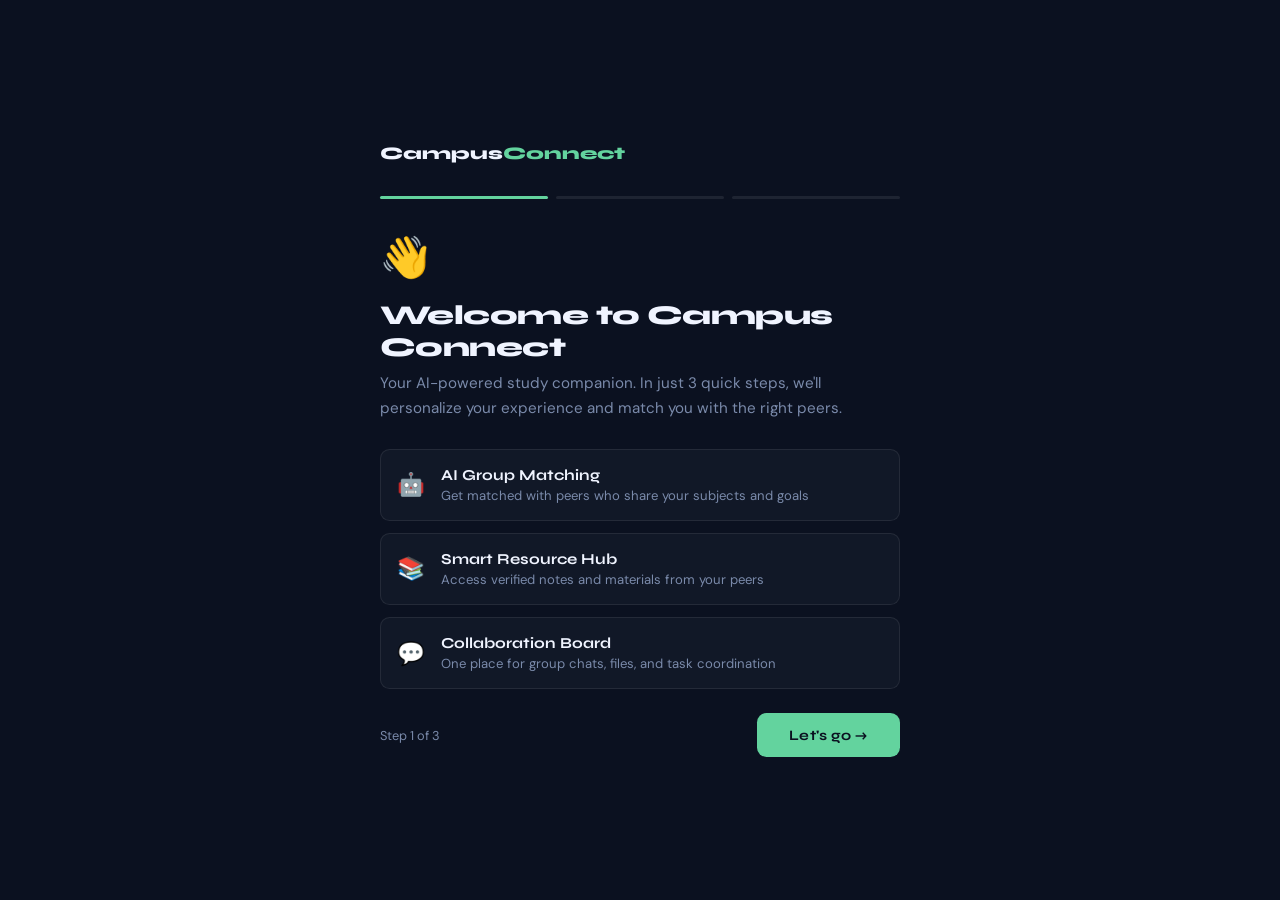
<file: pages/onboarding.html>
<!DOCTYPE html>
<html lang="en">
<head>
  <meta charset="UTF-8"/>
  <meta name="viewport" content="width=device-width, initial-scale=1.0"/>
  <title>Campus Connect — Onboarding</title>
  <link href="https://fonts.googleapis.com/css2?family=Syne:wght@400;600;700;800&family=DM+Sans:ital,wght@0,300;0,400;0,500;1,300&display=swap" rel="stylesheet">
  <link rel="stylesheet" href="../css/main.css">
  <style>
    body { display:flex; flex-direction:column; align-items:center; justify-content:center; min-height:100svh; padding:var(--sp-6); }
    .ob-shell { width:100%; max-width:520px; }
    .ob-progress { display:flex; gap:var(--sp-2); margin-bottom:var(--sp-8); }
    .ob-bar { flex:1; height:3px; border-radius:99px; background:var(--border); transition:background .4s; }
    .ob-bar.done { background:var(--accent); }
    .step { display:none; }
    .step.active { display:block; animation: fadeUp .4s ease both; }
    .step-icon { font-size:2.5rem; margin-bottom:var(--sp-4); }
    .step h2 { font-family:var(--font-display); font-size:1.7rem; font-weight:800; color:var(--text-primary); margin-bottom:.5rem; letter-spacing:-.02em; }
    .step p { font-family:var(--font-body); font-size:.95rem; color:var(--text-muted); line-height:1.65; margin-bottom:var(--sp-7); }

    /* step 2 – profile form */
    .form-group { margin-bottom:var(--sp-4); }
    .form-group label { display:block; font-family:var(--font-body); font-size:.75rem; letter-spacing:.1em; text-transform:uppercase; color:var(--text-muted); margin-bottom:var(--sp-2); }
    select.input { appearance:none; cursor:pointer; }
    .form-row { display:grid; grid-template-columns:1fr 1fr; gap:var(--sp-3); }

    /* step 3 – preference chips */
    .chips { display:flex; flex-wrap:wrap; gap:var(--sp-2); margin-bottom:var(--sp-7); }
    .chip { padding:.5rem 1.1rem; border:1px solid var(--border); border-radius:99px; font-family:var(--font-body); font-size:.85rem; color:var(--text-muted); cursor:pointer; transition:all .2s; }
    .chip.selected { border-color:var(--accent); color:var(--accent); background:rgba(99,211,158,.08); }
    .chip:hover { border-color:var(--border-hover); color:var(--text-primary); }

    /* nav row */
    .ob-nav { display:flex; align-items:center; justify-content:space-between; margin-top:var(--sp-6); }
    .step-count { font-family:var(--font-body); font-size:.8rem; color:var(--text-muted); }

    /* subjects tags (step 2) */
    .subject-select { display:flex; flex-wrap:wrap; gap:var(--sp-2); }
    .subject-tag { padding:.45rem .9rem; border:1px solid var(--border); border-radius:.5rem; font-size:.8rem; font-family:var(--font-body); color:var(--text-muted); cursor:pointer; transition:all .2s; }
    .subject-tag.sel { border-color:var(--blue); color:var(--blue); background:rgba(99,178,255,.08); }
  </style>
</head>
<body>
  <div class="ob-shell">
    <div style="margin-bottom:var(--sp-8);">
      <a href="../index.html" style="font-family:var(--font-display);font-weight:800;font-size:1.1rem;color:var(--text-primary);text-decoration:none;">Campus<span style="color:var(--accent);">Connect</span></a>
    </div>

    <div class="ob-progress">
      <div class="ob-bar done" id="bar1"></div>
      <div class="ob-bar" id="bar2"></div>
      <div class="ob-bar" id="bar3"></div>
    </div>

    <!-- Step 1 -->
    <div class="step active" id="step1">
      <div class="step-icon">👋</div>
      <h2>Welcome to Campus Connect</h2>
      <p>Your AI-powered study companion. In just 3 quick steps, we'll personalize your experience and match you with the right peers.</p>
      <div style="display:flex;flex-direction:column;gap:var(--sp-3);margin-bottom:var(--sp-5);">
        <div style="display:flex;align-items:center;gap:var(--sp-4);padding:var(--sp-4);background:var(--surface);border-radius:var(--radius);border:1px solid var(--border);">
          <span style="font-size:1.4rem;">🤖</span>
          <div><div style="font-family:var(--font-display);font-weight:700;font-size:.95rem;color:var(--text-primary);margin-bottom:.2rem;">AI Group Matching</div><div style="font-family:var(--font-body);font-size:.82rem;color:var(--text-muted);">Get matched with peers who share your subjects and goals</div></div>
        </div>
        <div style="display:flex;align-items:center;gap:var(--sp-4);padding:var(--sp-4);background:var(--surface);border-radius:var(--radius);border:1px solid var(--border);">
          <span style="font-size:1.4rem;">📚</span>
          <div><div style="font-family:var(--font-display);font-weight:700;font-size:.95rem;color:var(--text-primary);margin-bottom:.2rem;">Smart Resource Hub</div><div style="font-family:var(--font-body);font-size:.82rem;color:var(--text-muted);">Access verified notes and materials from your peers</div></div>
        </div>
        <div style="display:flex;align-items:center;gap:var(--sp-4);padding:var(--sp-4);background:var(--surface);border-radius:var(--radius);border:1px solid var(--border);">
          <span style="font-size:1.4rem;">💬</span>
          <div><div style="font-family:var(--font-display);font-weight:700;font-size:.95rem;color:var(--text-primary);margin-bottom:.2rem;">Collaboration Board</div><div style="font-family:var(--font-body);font-size:.82rem;color:var(--text-muted);">One place for group chats, files, and task coordination</div></div>
        </div>
      </div>
      <div class="ob-nav">
        <span class="step-count">Step 1 of 3</span>
        <button class="btn-primary" onclick="goTo(2)">Let's go →</button>
      </div>
    </div>

    <!-- Step 2 -->
    <div class="step" id="step2">
      <div class="step-icon">🎓</div>
      <h2>Set up your profile</h2>
      <p>This helps our AI match you with the most relevant study partners.</p>
      <div class="form-row">
        <div class="form-group">
          <label>Department</label>
          <select class="input" id="dept">
            <option value="">Select…</option>
            <option>Computer Engineering</option>
            <option>Mechanical Engineering</option>
            <option>Electronics & Telecom</option>
            <option>Civil Engineering</option>
            <option>Information Technology</option>
          </select>
        </div>
        <div class="form-group">
          <label>Year</label>
          <select class="input" id="year">
            <option value="">Select…</option>
            <option>1st Year</option>
            <option>2nd Year</option>
            <option>3rd Year</option>
            <option>4th Year</option>
          </select>
        </div>
      </div>
      <div class="form-group">
        <label>Full Name</label>
        <input class="input" type="text" placeholder="e.g. Anjali Sharma" id="name">
      </div>
      <div class="form-group">
        <label>Enrolled Subjects <span style="color:var(--text-muted);font-size:.7rem;text-transform:none;letter-spacing:0;">(select all that apply)</span></label>
        <div class="subject-select" id="subjectGrid">
          <div class="subject-tag" onclick="toggleSubject(this)">Data Structures</div>
          <div class="subject-tag" onclick="toggleSubject(this)">DBMS</div>
          <div class="subject-tag" onclick="toggleSubject(this)">OS</div>
          <div class="subject-tag" onclick="toggleSubject(this)">Computer Networks</div>
          <div class="subject-tag" onclick="toggleSubject(this)">Algorithms</div>
          <div class="subject-tag" onclick="toggleSubject(this)">Machine Learning</div>
          <div class="subject-tag" onclick="toggleSubject(this)">Web Development</div>
          <div class="subject-tag" onclick="toggleSubject(this)">Software Engineering</div>
        </div>
      </div>
      <div class="ob-nav">
        <button class="btn-ghost btn-sm" onclick="goTo(1)">← Back</button>
        <span class="step-count">Step 2 of 3</span>
        <button class="btn-primary" onclick="goTo(3)">Continue →</button>
      </div>
    </div>

    <!-- Step 3 -->
    <div class="step" id="step3">
      <div class="step-icon">⚙️</div>
      <h2>Your study preferences</h2>
      <p>Help us understand how you like to study so we can find the best match for you.</p>

      <div style="margin-bottom:var(--sp-5);">
        <div style="font-family:var(--font-body);font-size:.8rem;letter-spacing:.08em;text-transform:uppercase;color:var(--text-muted);margin-bottom:var(--sp-3);">Study Style</div>
        <div class="chips">
          <div class="chip" onclick="toggleChip(this)">Group Study 👥</div>
          <div class="chip" onclick="toggleChip(this)">Solo + Check-ins 🧑‍💻</div>
          <div class="chip" onclick="toggleChip(this)">Teach Others 🎤</div>
          <div class="chip" onclick="toggleChip(this)">Problem Solving 🧩</div>
        </div>
      </div>

      <div style="margin-bottom:var(--sp-5);">
        <div style="font-family:var(--font-body);font-size:.8rem;letter-spacing:.08em;text-transform:uppercase;color:var(--text-muted);margin-bottom:var(--sp-3);">Preferred Schedule</div>
        <div class="chips">
          <div class="chip" onclick="toggleChip(this)">Morning 🌅</div>
          <div class="chip" onclick="toggleChip(this)">Afternoon ☀️</div>
          <div class="chip" onclick="toggleChip(this)">Evening 🌆</div>
          <div class="chip" onclick="toggleChip(this)">Late Night 🌙</div>
        </div>
      </div>

      <div style="margin-bottom:var(--sp-5);">
        <div style="font-family:var(--font-body);font-size:.8rem;letter-spacing:.08em;text-transform:uppercase;color:var(--text-muted);margin-bottom:var(--sp-3);">Goal</div>
        <div class="chips">
          <div class="chip" onclick="toggleChip(this)">Exam Prep 📝</div>
          <div class="chip" onclick="toggleChip(this)">Project Work 🔧</div>
          <div class="chip" onclick="toggleChip(this)">Skill Building 🚀</div>
          <div class="chip" onclick="toggleChip(this)">Finding a Mentor 🧭</div>
        </div>
      </div>

      <div class="ob-nav">
        <button class="btn-ghost btn-sm" onclick="goTo(2)">← Back</button>
        <span class="step-count">Step 3 of 3</span>
        <button class="btn-primary" onclick="finish()">Find my matches 🤖</button>
      </div>
    </div>
  </div>

  <script>
    function goTo(n) {
      document.querySelectorAll('.step').forEach(s => s.classList.remove('active'));
      document.getElementById('step'+n).classList.add('active');
      for (let i=1; i<=3; i++) {
        document.getElementById('bar'+i).classList.toggle('done', i <= n);
      }
    }
    function toggleChip(el) { el.classList.toggle('selected'); }
    function toggleSubject(el) { el.classList.toggle('sel'); }
    function finish() {
      // Save name for dashboard
      const name = document.getElementById('name').value || 'Anjali';
      localStorage.setItem('cc_name', name);
      window.location.href = 'matcher.html';
    }
  </script>
</body>
</html>
</file>
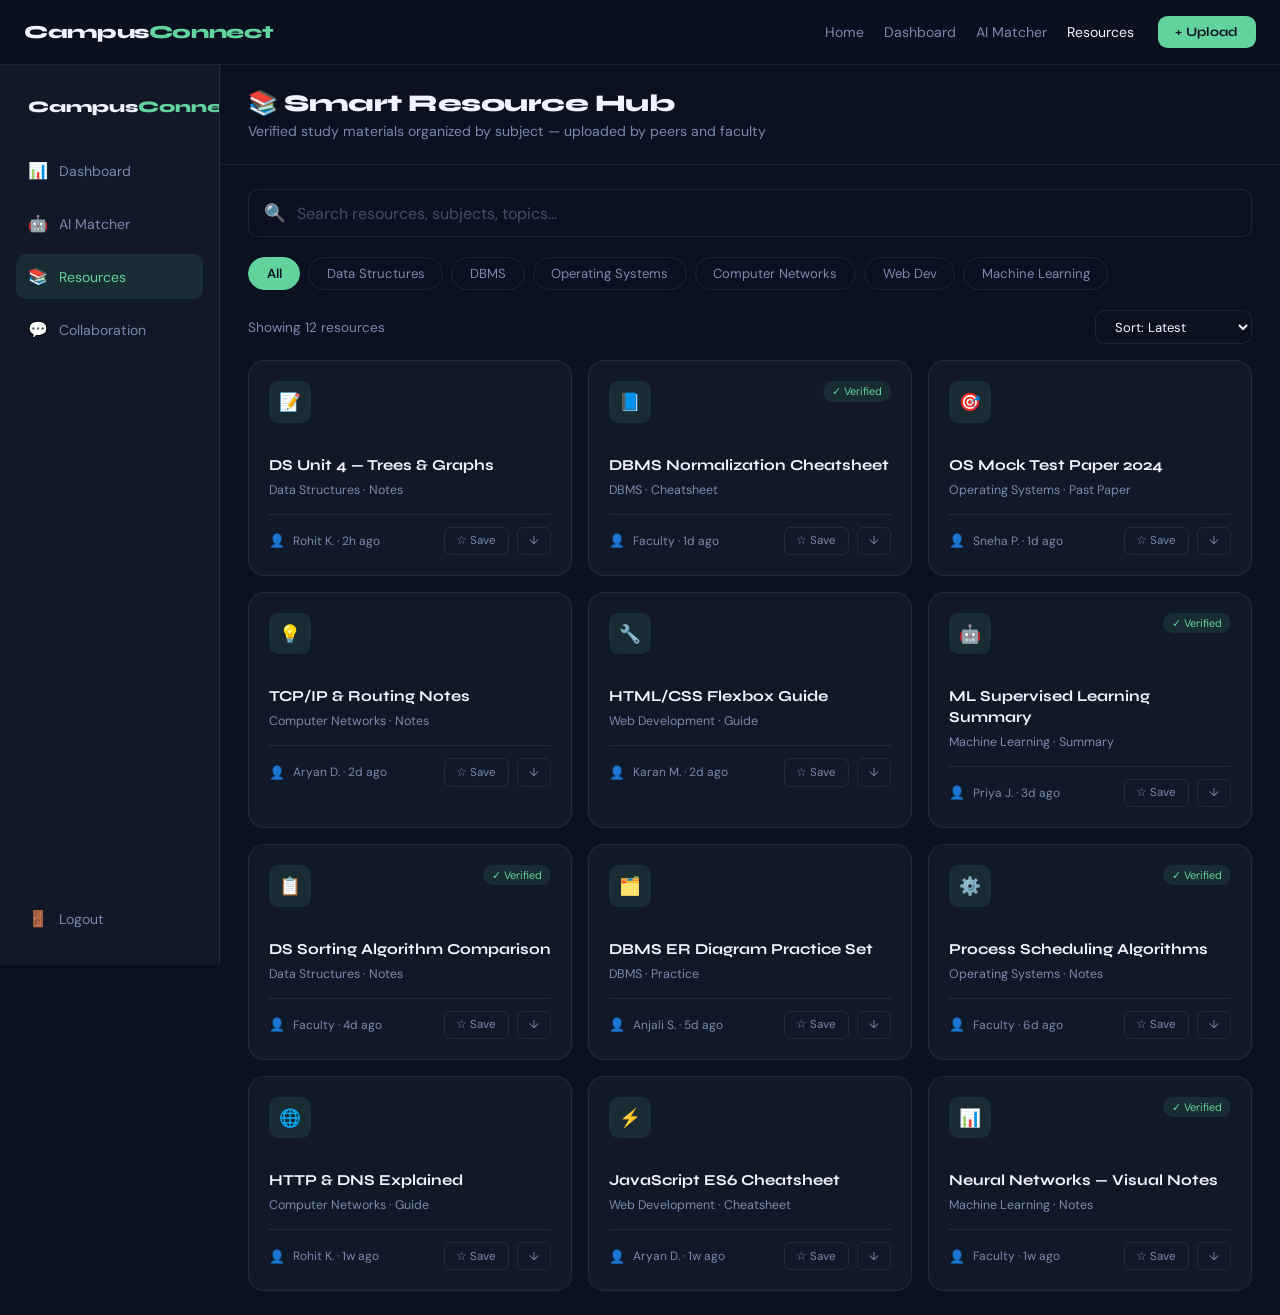
<file: pages/resources.html>
<!DOCTYPE html>
<html lang="en">
<head>
  <meta charset="UTF-8"/>
  <meta name="viewport" content="width=device-width, initial-scale=1.0"/>
  <title>Campus Connect — Resource Hub</title>
  <link href="https://fonts.googleapis.com/css2?family=Syne:wght@400;600;700;800&family=DM+Sans:ital,wght@0,300;0,400;0,500;1,300&display=swap" rel="stylesheet">
  <link rel="stylesheet" href="../css/main.css">
  <style>
    .search-bar { position:relative; margin-bottom:var(--sp-5); }
    .search-bar input { padding-left:3rem; font-size:1rem; height:3rem; }
    .search-icon { position:absolute; left:1rem; top:50%; transform:translateY(-50%); font-size:1.1rem; pointer-events:none; }
    .filter-tabs { display:flex; gap:var(--sp-2); flex-wrap:wrap; margin-bottom:var(--sp-5); }
    .tab { padding:.45rem 1.1rem; border:1px solid var(--border); border-radius:99px; font-size:.82rem; font-family:var(--font-body); color:var(--text-muted); cursor:pointer; transition:all .2s; }
    .tab.active { background:var(--accent); color:#0b1120; border-color:var(--accent); font-weight:600; }
    .tab:hover:not(.active) { border-color:var(--border-hover); color:var(--text-primary); }

    .resources-grid { display:grid; grid-template-columns:repeat(auto-fill, minmax(260px,1fr)); gap:var(--sp-4); }
    .resource-card { background:var(--surface); border:1px solid var(--border); border-radius:var(--radius-lg); padding:var(--sp-5); transition:border-color .25s,transform .2s; cursor:pointer; animation: fadeUp .4s ease both; }
    .resource-card:hover { border-color:var(--border-hover); transform:translateY(-2px); }
    .res-type { width:2.6rem; height:2.6rem; border-radius:.6rem; display:flex; align-items:center; justify-content:center; font-size:1.1rem; margin-bottom:var(--sp-4); }
    .res-title { font-family:var(--font-display); font-weight:700; font-size:.95rem; color:var(--text-primary); margin-bottom:.4rem; line-height:1.35; }
    .res-meta { font-family:var(--font-body); font-size:.78rem; color:var(--text-muted); margin-bottom:var(--sp-3); }
    .res-footer { display:flex; align-items:center; justify-content:space-between; margin-top:var(--sp-4); padding-top:var(--sp-3); border-top:1px solid var(--border); }
    .res-author { display:flex; align-items:center; gap:.5rem; font-family:var(--font-body); font-size:.75rem; color:var(--text-muted); }
    .res-actions { display:flex; gap:.5rem; }
    .res-btn { background:transparent; border:1px solid var(--border); border-radius:.4rem; padding:.35rem .7rem; font-size:.72rem; font-family:var(--font-body); color:var(--text-muted); cursor:pointer; transition:all .2s; }
    .res-btn:hover { border-color:var(--accent); color:var(--accent); }
    .res-btn.saved { border-color:var(--accent); color:var(--accent); background:rgba(99,211,158,.08); }
    .verified-badge { display:inline-flex; align-items:center; gap:.3rem; font-size:.68rem; font-family:var(--font-body); color:var(--accent); background:rgba(99,211,158,.1); padding:.2rem .55rem; border-radius:99px; }

    /* upload modal */
    .modal-overlay { position:fixed; inset:0; background:rgba(0,0,0,.6); backdrop-filter:blur(6px); z-index:300; display:none; align-items:center; justify-content:center; padding:var(--sp-5); }
    .modal-overlay.open { display:flex; }
    .modal { background:var(--surface); border:1px solid var(--border); border-radius:var(--radius-xl); padding:var(--sp-7); width:100%; max-width:480px; animation:fadeUp .3s ease; }
    .modal h3 { font-family:var(--font-display); font-size:1.2rem; font-weight:800; color:var(--text-primary); margin-bottom:var(--sp-5); }
    .form-group { margin-bottom:var(--sp-4); }
    .form-group label { display:block; font-family:var(--font-body); font-size:.75rem; letter-spacing:.1em; text-transform:uppercase; color:var(--text-muted); margin-bottom:var(--sp-2); }
    .drop-zone { border:2px dashed var(--border); border-radius:var(--radius); padding:var(--sp-8); text-align:center; cursor:pointer; transition:border-color .2s; }
    .drop-zone:hover { border-color:var(--accent); }
    .drop-zone p { font-family:var(--font-body); font-size:.85rem; color:var(--text-muted); margin-top:.5rem; }
  </style>
</head>
<body>
  <nav class="nav">
    <div class="nav-brand">Campus<span>Connect</span></div>
    <div class="nav-links">
      <a href="../index.html">Home</a>
      <a href="dashboard.html">Dashboard</a>
      <a href="matcher.html">AI Matcher</a>
      <a href="resources.html" class="active">Resources</a>
    </div>
    <button class="btn-primary btn-sm" onclick="document.getElementById('uploadModal').classList.add('open')">+ Upload</button>
  </nav>

  <div class="page-shell">
    <aside class="sidebar">
      <div class="sidebar-brand">Campus<span>Connect</span></div>
      <a href="dashboard.html" class="sidebar-link"><span class="sidebar-icon">📊</span> Dashboard</a>
      <a href="matcher.html" class="sidebar-link"><span class="sidebar-icon">🤖</span> AI Matcher</a>
      <a href="resources.html" class="sidebar-link active"><span class="sidebar-icon">📚</span> Resources</a>
      <a href="collab.html" class="sidebar-link"><span class="sidebar-icon">💬</span> Collaboration</a>
      <div style="margin-top:auto;padding-top:var(--sp-6);">
        <a href="../index.html" class="sidebar-link"><span class="sidebar-icon">🚪</span> Logout</a>
      </div>
    </aside>

    <div class="main-content">
      <div class="page-header">
        <h1>📚 Smart Resource Hub</h1>
        <p>Verified study materials organized by subject — uploaded by peers and faculty</p>
      </div>

      <div class="page-body">
        <div class="search-bar">
          <span class="search-icon">🔍</span>
          <input class="input" type="text" placeholder="Search resources, subjects, topics…" id="searchInput" oninput="filterResources()">
        </div>

        <div class="filter-tabs" id="filterTabs">
          <div class="tab active" onclick="setTab(this,'all')">All</div>
          <div class="tab" onclick="setTab(this,'ds')">Data Structures</div>
          <div class="tab" onclick="setTab(this,'dbms')">DBMS</div>
          <div class="tab" onclick="setTab(this,'os')">Operating Systems</div>
          <div class="tab" onclick="setTab(this,'cn')">Computer Networks</div>
          <div class="tab" onclick="setTab(this,'web')">Web Dev</div>
          <div class="tab" onclick="setTab(this,'ml')">Machine Learning</div>
        </div>

        <div style="display:flex;align-items:center;justify-content:space-between;margin-bottom:var(--sp-4);">
          <div style="font-family:var(--font-body);font-size:.85rem;color:var(--text-muted);" id="countLabel">Showing 12 resources</div>
          <select class="input" style="width:auto;padding:.4rem .9rem;font-size:.82rem;" onchange="sortResources(this.value)">
            <option value="date">Sort: Latest</option>
            <option value="rating">Sort: Most saved</option>
            <option value="verified">Sort: Verified first</option>
          </select>
        </div>

        <div class="resources-grid" id="resourcesGrid"></div>
      </div>
    </div>
  </div>

  <!-- Upload Modal -->
  <div class="modal-overlay" id="uploadModal" onclick="closeModal(event)">
    <div class="modal" onclick="event.stopPropagation()">
      <h3>📤 Upload Resource</h3>
      <div class="form-group">
        <label>Title</label>
        <input class="input" type="text" placeholder="e.g. Data Structures Unit 4 Notes" id="uploadTitle">
      </div>
      <div class="form-group">
        <label>Subject</label>
        <select class="input" id="uploadSubject">
          <option>Data Structures</option><option>DBMS</option><option>Operating Systems</option>
          <option>Computer Networks</option><option>Web Development</option><option>Machine Learning</option>
        </select>
      </div>
      <div class="form-group">
        <label>File</label>
        <div class="drop-zone" onclick="alert('File picker would open here in a full implementation')">
          <div style="font-size:2rem;">📎</div>
          <p>Click to select a file or drag & drop here<br><span style="font-size:.72rem;">PDF, DOCX, PPTX up to 20MB</span></p>
        </div>
      </div>
      <div style="display:flex;gap:var(--sp-3);margin-top:var(--sp-4);">
        <button class="btn-primary" style="flex:1;" onclick="submitUpload()">Upload Resource</button>
        <button class="btn-ghost" onclick="document.getElementById('uploadModal').classList.remove('open')">Cancel</button>
      </div>
    </div>
  </div>

  <script>
    const resources = [
      { id:1, icon:'📝', title:'DS Unit 4 — Trees & Graphs', subject:'ds', subjectLabel:'Data Structures', type:'Notes', author:'Rohit K.', time:'2h ago', saves:24, verified:false },
      { id:2, icon:'📘', title:'DBMS Normalization Cheatsheet', subject:'dbms', subjectLabel:'DBMS', type:'Cheatsheet', author:'Faculty', time:'1d ago', saves:67, verified:true },
      { id:3, icon:'🎯', title:'OS Mock Test Paper 2024', subject:'os', subjectLabel:'Operating Systems', type:'Past Paper', author:'Sneha P.', time:'1d ago', saves:43, verified:false },
      { id:4, icon:'💡', title:'TCP/IP & Routing Notes', subject:'cn', subjectLabel:'Computer Networks', type:'Notes', author:'Aryan D.', time:'2d ago', saves:31, verified:false },
      { id:5, icon:'🔧', title:'HTML/CSS Flexbox Guide', subject:'web', subjectLabel:'Web Development', type:'Guide', author:'Karan M.', time:'2d ago', saves:19, verified:false },
      { id:6, icon:'🤖', title:'ML Supervised Learning Summary', subject:'ml', subjectLabel:'Machine Learning', type:'Summary', author:'Priya J.', time:'3d ago', saves:52, verified:true },
      { id:7, icon:'📋', title:'DS Sorting Algorithm Comparison', subject:'ds', subjectLabel:'Data Structures', type:'Notes', author:'Faculty', time:'4d ago', saves:88, verified:true },
      { id:8, icon:'🗂️', title:'DBMS ER Diagram Practice Set', subject:'dbms', subjectLabel:'DBMS', type:'Practice', author:'Anjali S.', time:'5d ago', saves:36, verified:false },
      { id:9, icon:'⚙️', title:'Process Scheduling Algorithms', subject:'os', subjectLabel:'Operating Systems', type:'Notes', author:'Faculty', time:'6d ago', saves:74, verified:true },
      { id:10, icon:'🌐', title:'HTTP & DNS Explained', subject:'cn', subjectLabel:'Computer Networks', type:'Guide', author:'Rohit K.', time:'1w ago', saves:28, verified:false },
      { id:11, icon:'⚡', title:'JavaScript ES6 Cheatsheet', subject:'web', subjectLabel:'Web Development', type:'Cheatsheet', author:'Aryan D.', time:'1w ago', saves:61, verified:false },
      { id:12, icon:'📊', title:'Neural Networks — Visual Notes', subject:'ml', subjectLabel:'Machine Learning', type:'Notes', author:'Faculty', time:'1w ago', saves:45, verified:true },
    ];

    let saved = new Set();
    let currentFilter = 'all';
    let currentSort = 'date';

    function render(list) {
      document.getElementById('countLabel').textContent = `Showing ${list.length} resource${list.length!==1?'s':''}`;
      document.getElementById('resourcesGrid').innerHTML = list.map((r,i) => `
        <div class="resource-card" style="animation-delay:${i*.05}s" data-subject="${r.subject}" data-title="${r.title.toLowerCase()}">
          <div style="display:flex;align-items:flex-start;justify-content:space-between;margin-bottom:var(--sp-4);">
            <div class="res-type" style="background:rgba(99,211,158,.1);">${r.icon}</div>
            ${r.verified ? '<span class="verified-badge">✓ Verified</span>' : ''}
          </div>
          <div class="res-title">${r.title}</div>
          <div class="res-meta">${r.subjectLabel} · ${r.type}</div>
          <div class="res-footer">
            <div class="res-author"><span style="font-size:.8rem;">👤</span>${r.author} · ${r.time}</div>
            <div class="res-actions">
              <button class="res-btn ${saved.has(r.id)?'saved':''}" onclick="toggleSave(event,${r.id},this)">${saved.has(r.id)?'★ Saved':'☆ Save'}</button>
              <button class="res-btn" onclick="alert('Download would begin here')">↓</button>
            </div>
          </div>
        </div>
      `).join('');
    }

    function setTab(el, filter) {
      document.querySelectorAll('.tab').forEach(t=>t.classList.remove('active'));
      el.classList.add('active');
      currentFilter = filter;
      applyFilters();
    }

    function filterResources() { applyFilters(); }

    function sortResources(val) { currentSort = val; applyFilters(); }

    function applyFilters() {
      const q = document.getElementById('searchInput').value.toLowerCase();
      let list = resources.filter(r => {
        const matchFilter = currentFilter === 'all' || r.subject === currentFilter;
        const matchSearch = !q || r.title.toLowerCase().includes(q) || r.subjectLabel.toLowerCase().includes(q);
        return matchFilter && matchSearch;
      });
      if(currentSort === 'rating') list.sort((a,b)=>b.saves-a.saves);
      else if(currentSort === 'verified') list.sort((a,b)=>b.verified-a.verified);
      render(list);
    }

    function toggleSave(e, id, btn) {
      e.stopPropagation();
      if(saved.has(id)) { saved.delete(id); btn.textContent='☆ Save'; btn.classList.remove('saved'); }
      else { saved.add(id); btn.textContent='★ Saved'; btn.classList.add('saved'); }
    }

    function closeModal(e) { document.getElementById('uploadModal').classList.remove('open'); }

    function submitUpload() {
      const title = document.getElementById('uploadTitle').value;
      if(!title) { alert('Please enter a resource title.'); return; }
      document.getElementById('uploadModal').classList.remove('open');
      alert(`✅ "${title}" uploaded successfully! It will appear in the hub after review.`);
    }

    render(resources);
  </script>
</body>
</html>
</file>
<file: css/main.css>
/* ── Campus Connect · Global Styles ── */
@import url('https://fonts.googleapis.com/css2?family=Syne:wght@400;600;700;800&family=DM+Sans:ital,wght@0,300;0,400;0,500;1,300&display=swap');

:root {
  --font-display: 'Syne', sans-serif;
  --font-body: 'DM Sans', sans-serif;

  --bg:           #0b1120;
  --surface:      #111827;
  --surface-2:    #1a2436;
  --border:       rgba(255,255,255,.08);
  --border-hover: rgba(99,211,158,.4);

  --accent:       #63d39e;
  --accent-dark:  #3db87a;
  --blue:         #63b2ff;
  --pink:         #f06292;
  --orange:       #ffb74d;

  --text-primary: #f0f4ff;
  --text-muted:   #7a8aaa;

  --radius:    .6rem;
  --radius-lg: 1rem;
  --radius-xl: 1.4rem;

  --sp-1:.25rem; --sp-2:.5rem; --sp-3:.75rem; --sp-4:1rem;
  --sp-5:1.25rem; --sp-6:1.5rem; --sp-7:1.75rem; --sp-8:2rem;
  --sp-9:2.5rem; --sp-10:3rem;
}

*, *::before, *::after { box-sizing: border-box; margin: 0; padding: 0; }

html { scroll-behavior: smooth; }

body {
  background: var(--bg);
  color: var(--text-primary);
  font-family: var(--font-body);
  -webkit-font-smoothing: antialiased;
  min-height: 100vh;
}

/* ── Nav ── */
.nav {
  position: sticky; top: 0; z-index: 100;
  display: flex; align-items: center; gap: var(--sp-6);
  padding: var(--sp-4) var(--sp-6);
  background: rgba(11,17,32,.85);
  backdrop-filter: blur(12px);
  border-bottom: 1px solid var(--border);
}
.nav-brand {
  font-family: var(--font-display);
  font-size: 1.15rem; font-weight: 800;
  color: var(--text-primary);
  letter-spacing: -.02em;
  margin-right: auto;
}
.nav-brand span { color: var(--accent); }
.nav-links { display: flex; gap: var(--sp-5); }
.nav-links a {
  font-family: var(--font-body); font-size: .88rem;
  color: var(--text-muted); text-decoration: none;
  transition: color .2s;
}
.nav-links a:hover, .nav-links a.active { color: var(--text-primary); }

/* ── Buttons (global) ── */
.btn-primary {
  background: var(--accent); color: #0b1120;
  font-family: var(--font-display); font-weight: 700;
  font-size: .9rem; padding: .85rem 2rem;
  border: none; border-radius: var(--radius);
  cursor: pointer; letter-spacing: .02em;
  transition: transform .2s, box-shadow .2s;
  text-decoration: none; display: inline-block;
}
.btn-primary:hover { transform: translateY(-2px); box-shadow: 0 8px 24px rgba(99,211,158,.35); }

.btn-ghost {
  background: transparent; color: var(--text-primary);
  font-family: var(--font-display); font-weight: 600;
  font-size: .9rem; padding: .85rem 2rem;
  border: 1px solid var(--border); border-radius: var(--radius);
  cursor: pointer; letter-spacing: .02em;
  transition: border-color .2s, color .2s;
  text-decoration: none; display: inline-block;
}
.btn-ghost:hover { border-color: var(--accent); color: var(--accent); }

.btn-sm { padding: .5rem 1.1rem; font-size: .8rem; }

/* ── Cards ── */
.card {
  background: var(--surface);
  border: 1px solid var(--border);
  border-radius: var(--radius-lg);
  padding: var(--sp-5);
}

/* ── Avatar ── */
.avatar {
  width: 2.4rem; height: 2.4rem;
  border-radius: 50%;
  display: flex; align-items: center; justify-content: center;
  font-family: var(--font-display); font-weight: 700;
  font-size: .85rem; flex-shrink: 0;
}
.avatar-green { background: rgba(99,211,158,.18); color: var(--accent); }
.avatar-blue  { background: rgba(99,178,255,.18); color: var(--blue); }
.avatar-pink  { background: rgba(240,98,146,.18); color: var(--pink); }
.avatar-orange{ background: rgba(255,183,77,.18); color: var(--orange); }

/* ── Tag / Badge ── */
.tag {
  display: inline-flex; align-items: center; gap: .3rem;
  font-size: .7rem; font-family: var(--font-body);
  letter-spacing: .06em; text-transform: uppercase;
  padding: .25rem .65rem; border-radius: 99px;
}
.tag-green  { background: rgba(99,211,158,.12); color: var(--accent); }
.tag-blue   { background: rgba(99,178,255,.12); color: var(--blue); }
.tag-pink   { background: rgba(240,98,146,.12); color: var(--pink); }
.tag-orange { background: rgba(255,183,77,.12); color: var(--orange); }

/* ── Form inputs ── */
.input {
  width: 100%;
  background: var(--bg);
  border: 1px solid var(--border);
  border-radius: var(--radius);
  padding: .75rem 1rem;
  color: var(--text-primary);
  font-family: var(--font-body); font-size: .95rem;
  outline: none; transition: border-color .2s;
  box-sizing: border-box;
}
.input:focus { border-color: var(--accent); }
.input::placeholder { color: var(--text-muted); opacity: .5; }

/* ── Scrollbar ── */
::-webkit-scrollbar { width: 6px; height: 6px; }
::-webkit-scrollbar-track { background: var(--bg); }
::-webkit-scrollbar-thumb { background: var(--border); border-radius: 99px; }

/* ── Fade-in animation ── */
@keyframes fadeUp {
  from { opacity: 0; transform: translateY(16px); }
  to   { opacity: 1; transform: translateY(0); }
}
.fade-up { animation: fadeUp .5s ease both; }
.fade-up-2 { animation: fadeUp .5s .1s ease both; }
.fade-up-3 { animation: fadeUp .5s .2s ease both; }
.fade-up-4 { animation: fadeUp .5s .3s ease both; }

/* ── Page shell (inner pages) ── */
.page-shell {
  display: flex; min-height: 100vh;
}
.sidebar {
  width: 220px; flex-shrink: 0;
  background: var(--surface);
  border-right: 1px solid var(--border);
  padding: var(--sp-6) var(--sp-4);
  display: flex; flex-direction: column; gap: var(--sp-2);
  position: sticky; top: 0; height: 100vh; overflow-y: auto;
}
.sidebar-brand {
  font-family: var(--font-display); font-size: 1rem; font-weight: 800;
  color: var(--text-primary); padding: var(--sp-2) var(--sp-3);
  margin-bottom: var(--sp-4);
}
.sidebar-brand span { color: var(--accent); }
.sidebar-link {
  display: flex; align-items: center; gap: var(--sp-3);
  padding: var(--sp-3) var(--sp-3);
  border-radius: var(--radius);
  font-family: var(--font-body); font-size: .88rem;
  color: var(--text-muted); text-decoration: none;
  transition: background .2s, color .2s;
}
.sidebar-link:hover { background: var(--surface-2); color: var(--text-primary); }
.sidebar-link.active { background: rgba(99,211,158,.1); color: var(--accent); }
.sidebar-icon { font-size: 1rem; width: 1.2rem; text-align: center; }
.main-content { flex: 1; overflow-y: auto; }
.page-header {
  padding: var(--sp-6) var(--sp-7);
  border-bottom: 1px solid var(--border);
}
.page-header h1 {
  font-family: var(--font-display); font-size: 1.5rem; font-weight: 800;
  color: var(--text-primary); letter-spacing: -.02em;
}
.page-header p { font-family: var(--font-body); font-size: .88rem; color: var(--text-muted); margin-top: .25rem; }
.page-body { padding: var(--sp-6) var(--sp-7); }

/* ── Mobile responsive ── */
@media (max-width: 640px) {
  .sidebar { display: none; }
  .page-body { padding: var(--sp-5) var(--sp-4); }
  .page-header { padding: var(--sp-4); }
  .nav-links { display: none; }
}
</file>
